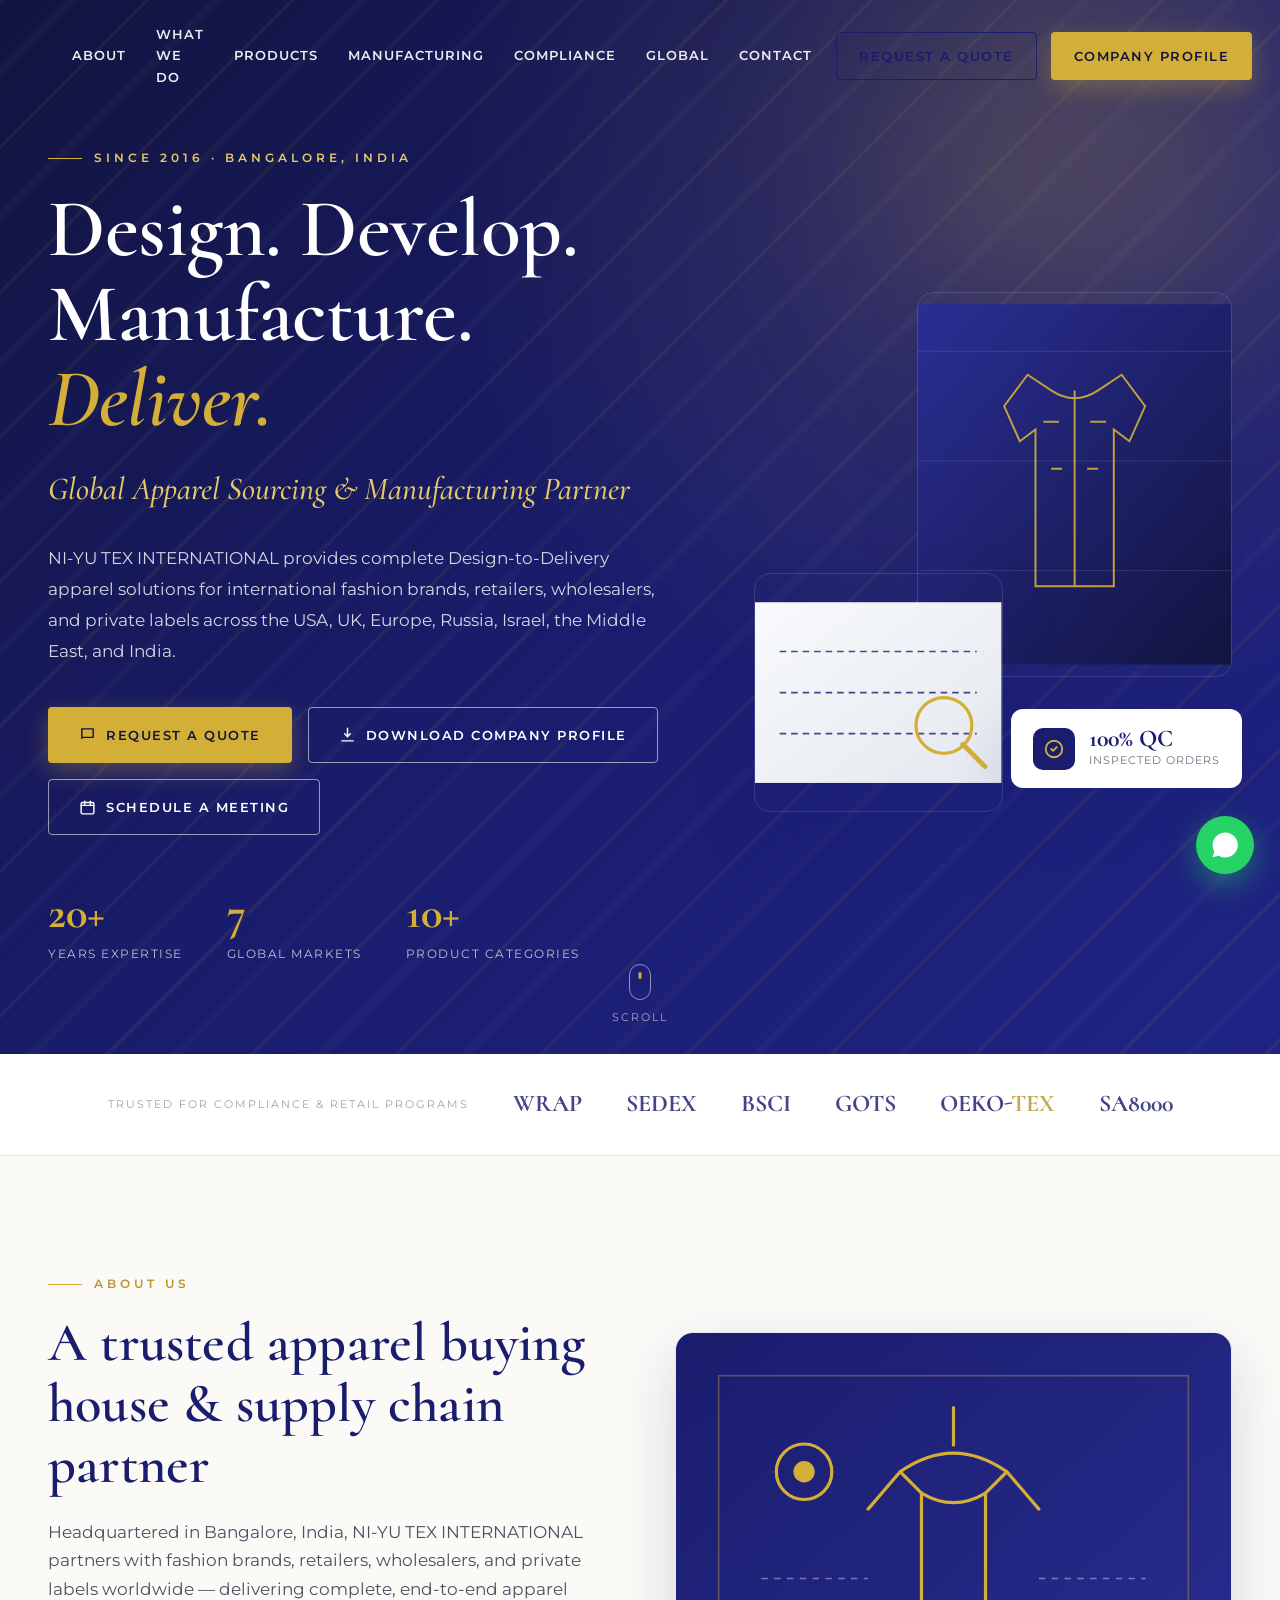
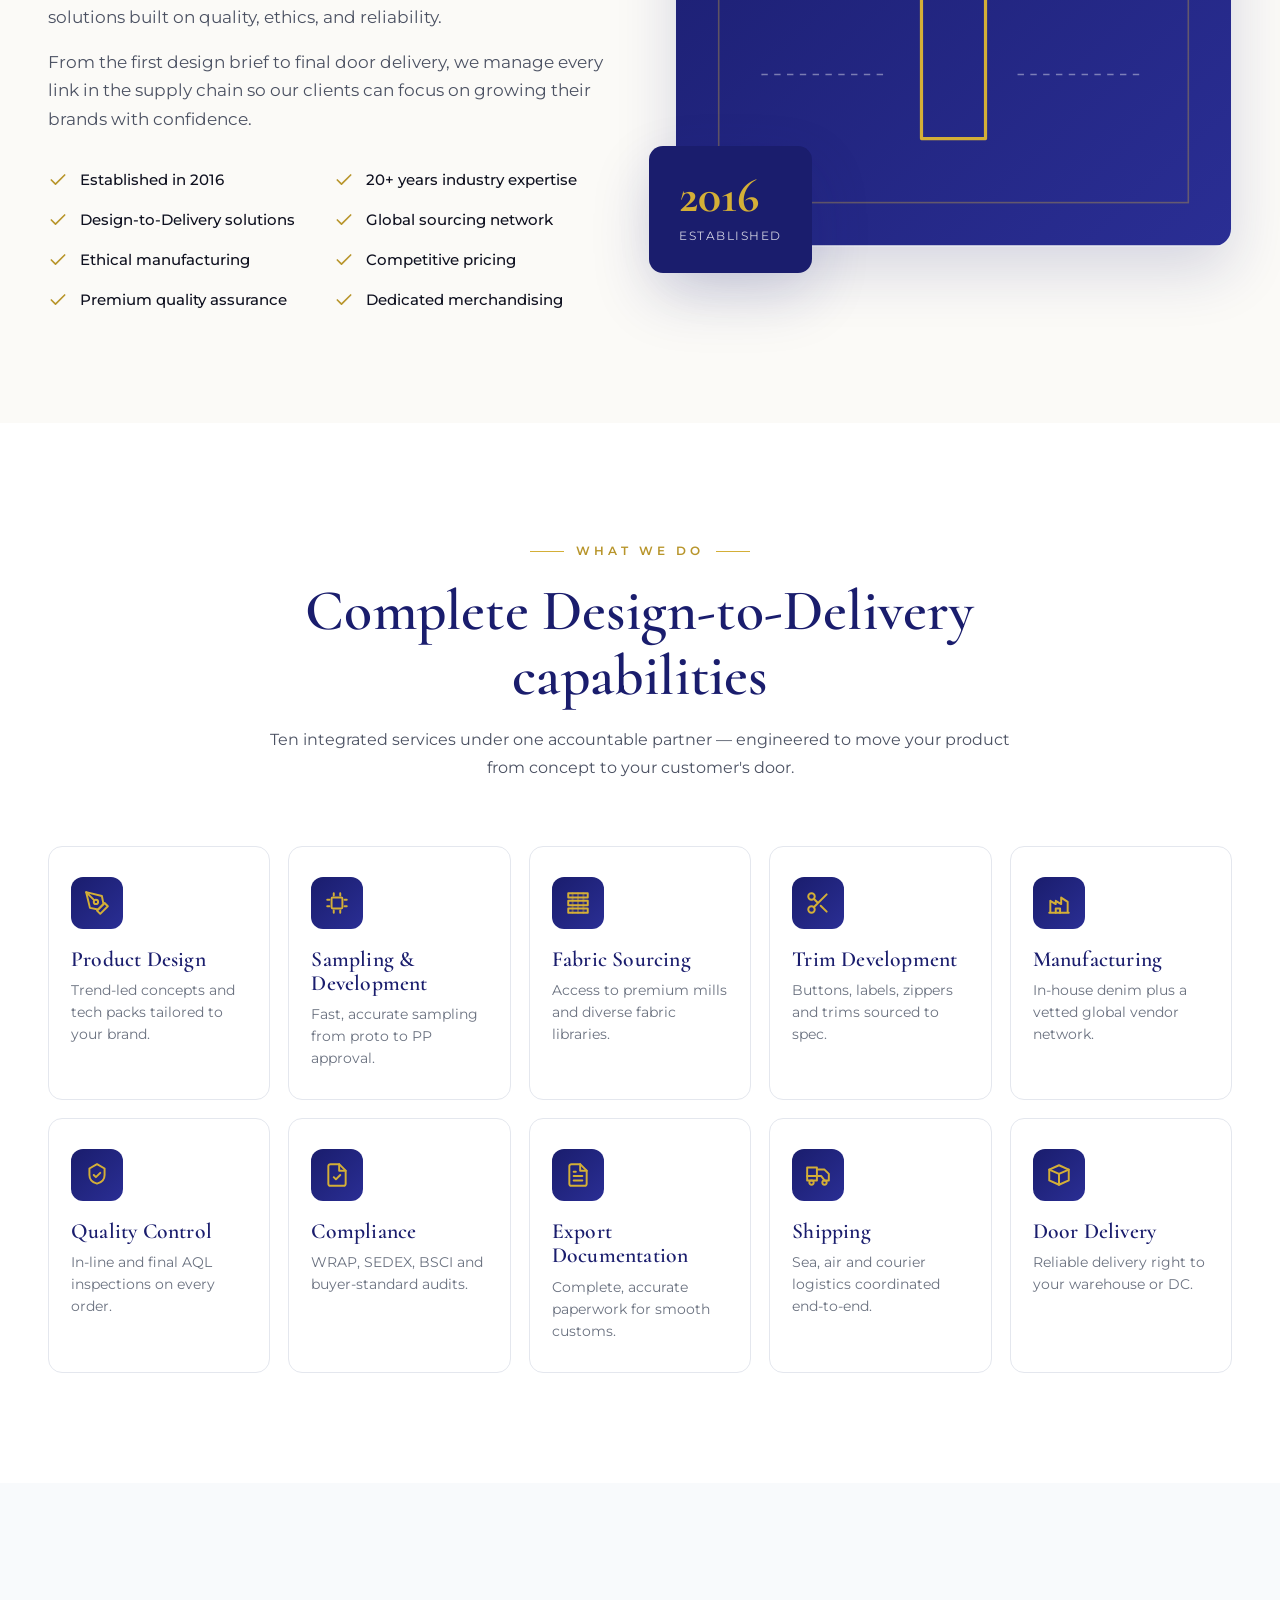
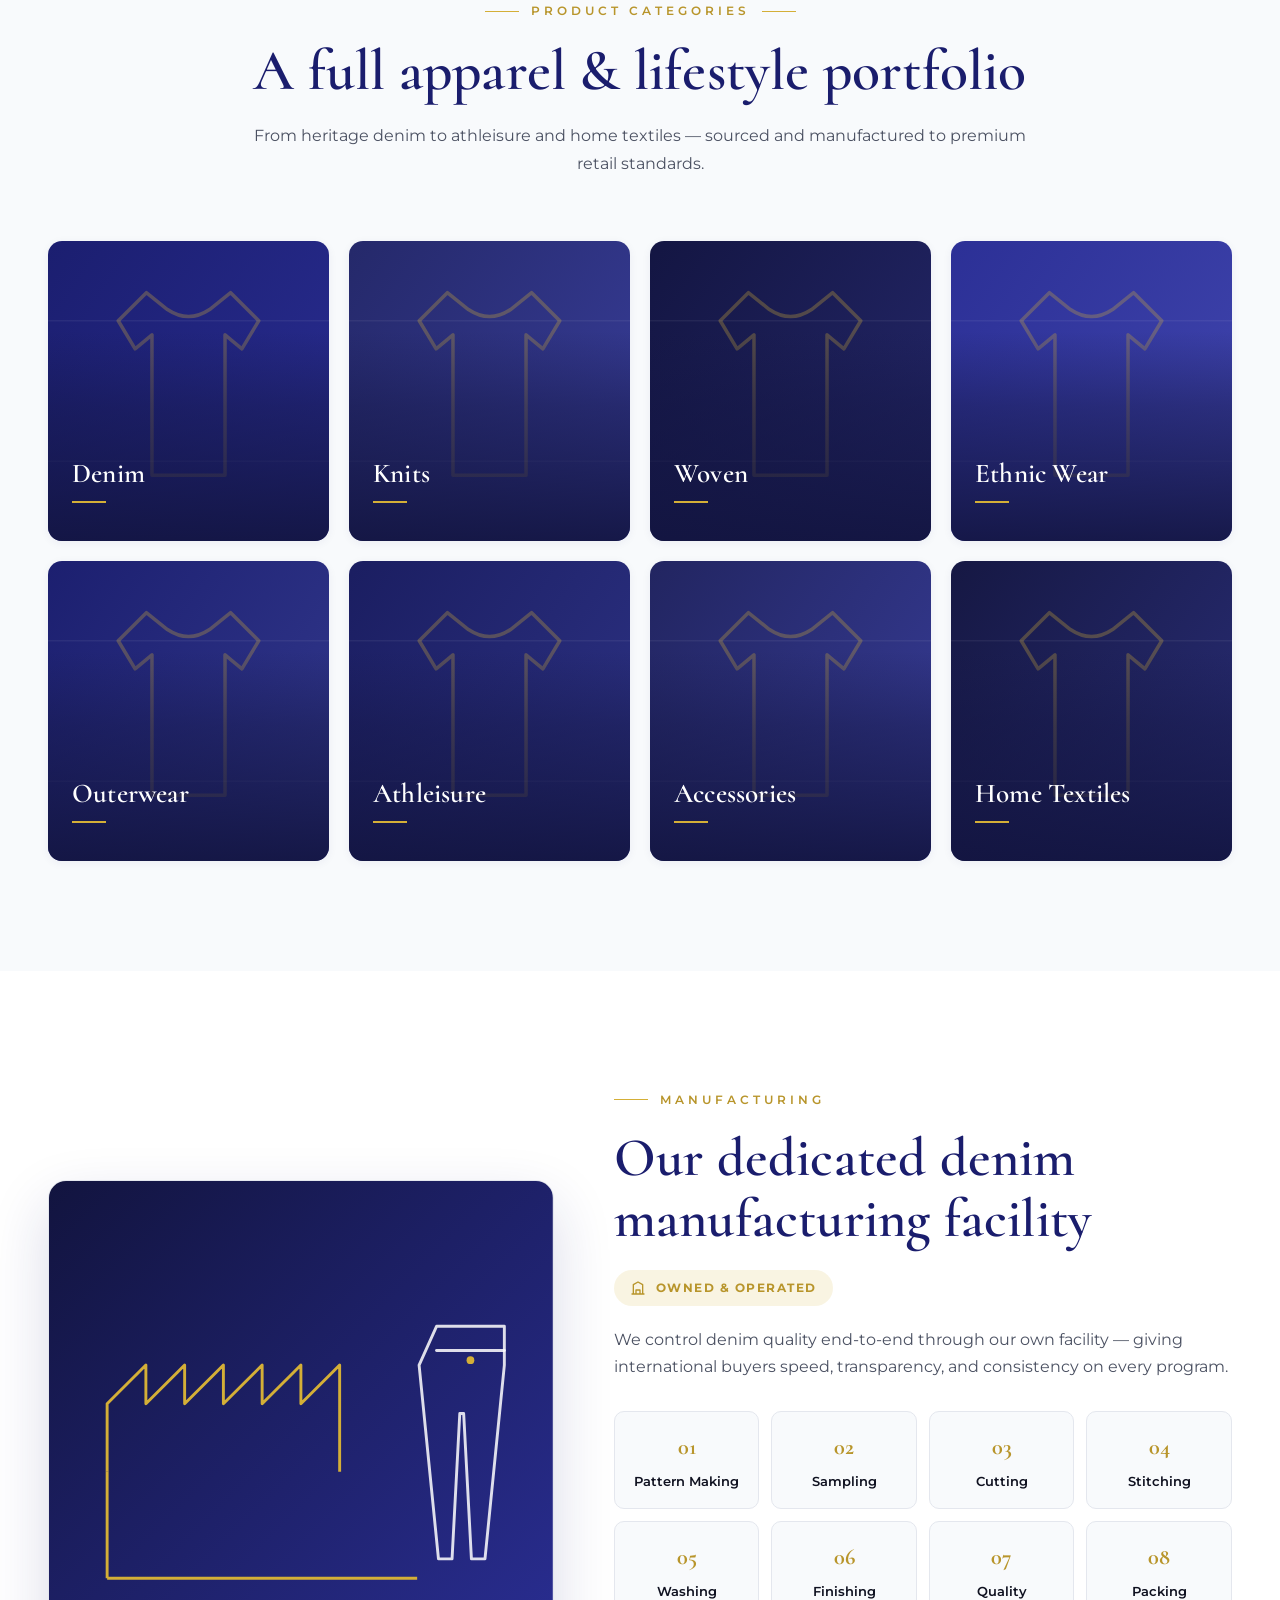
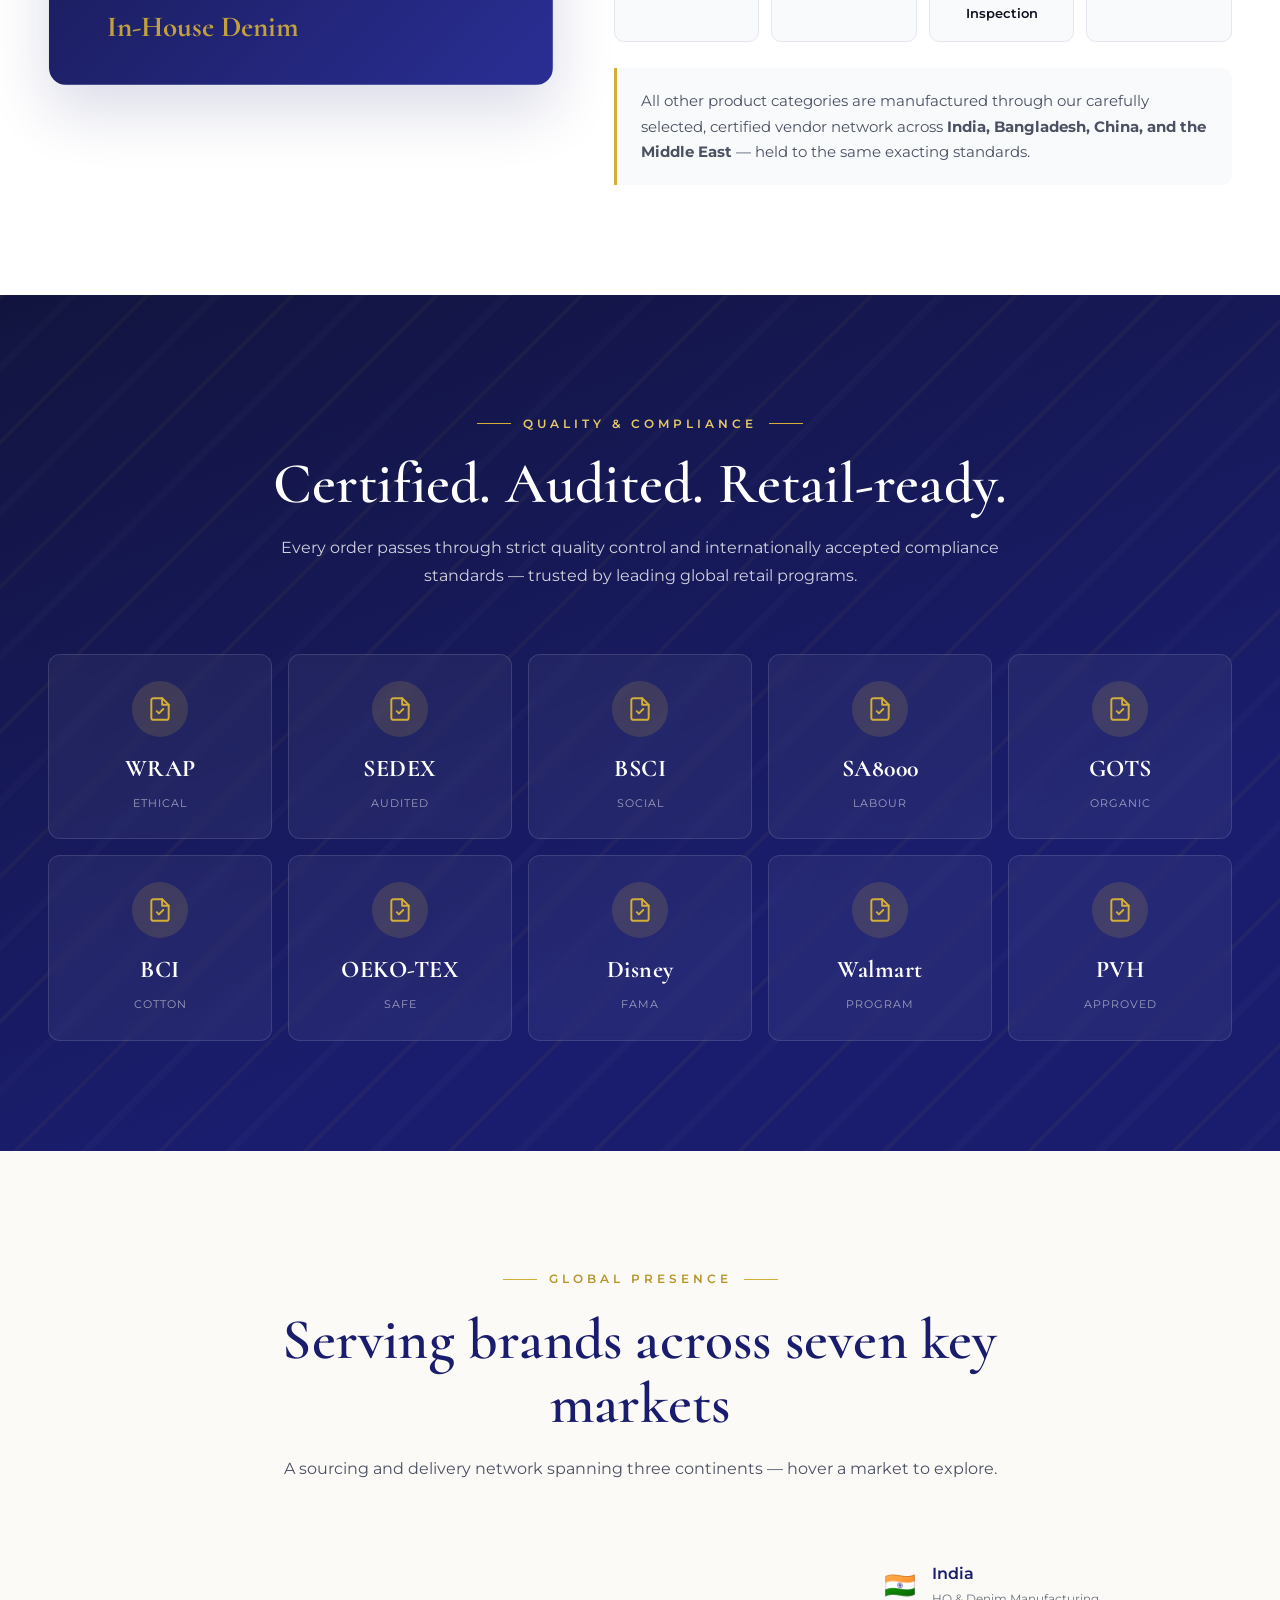
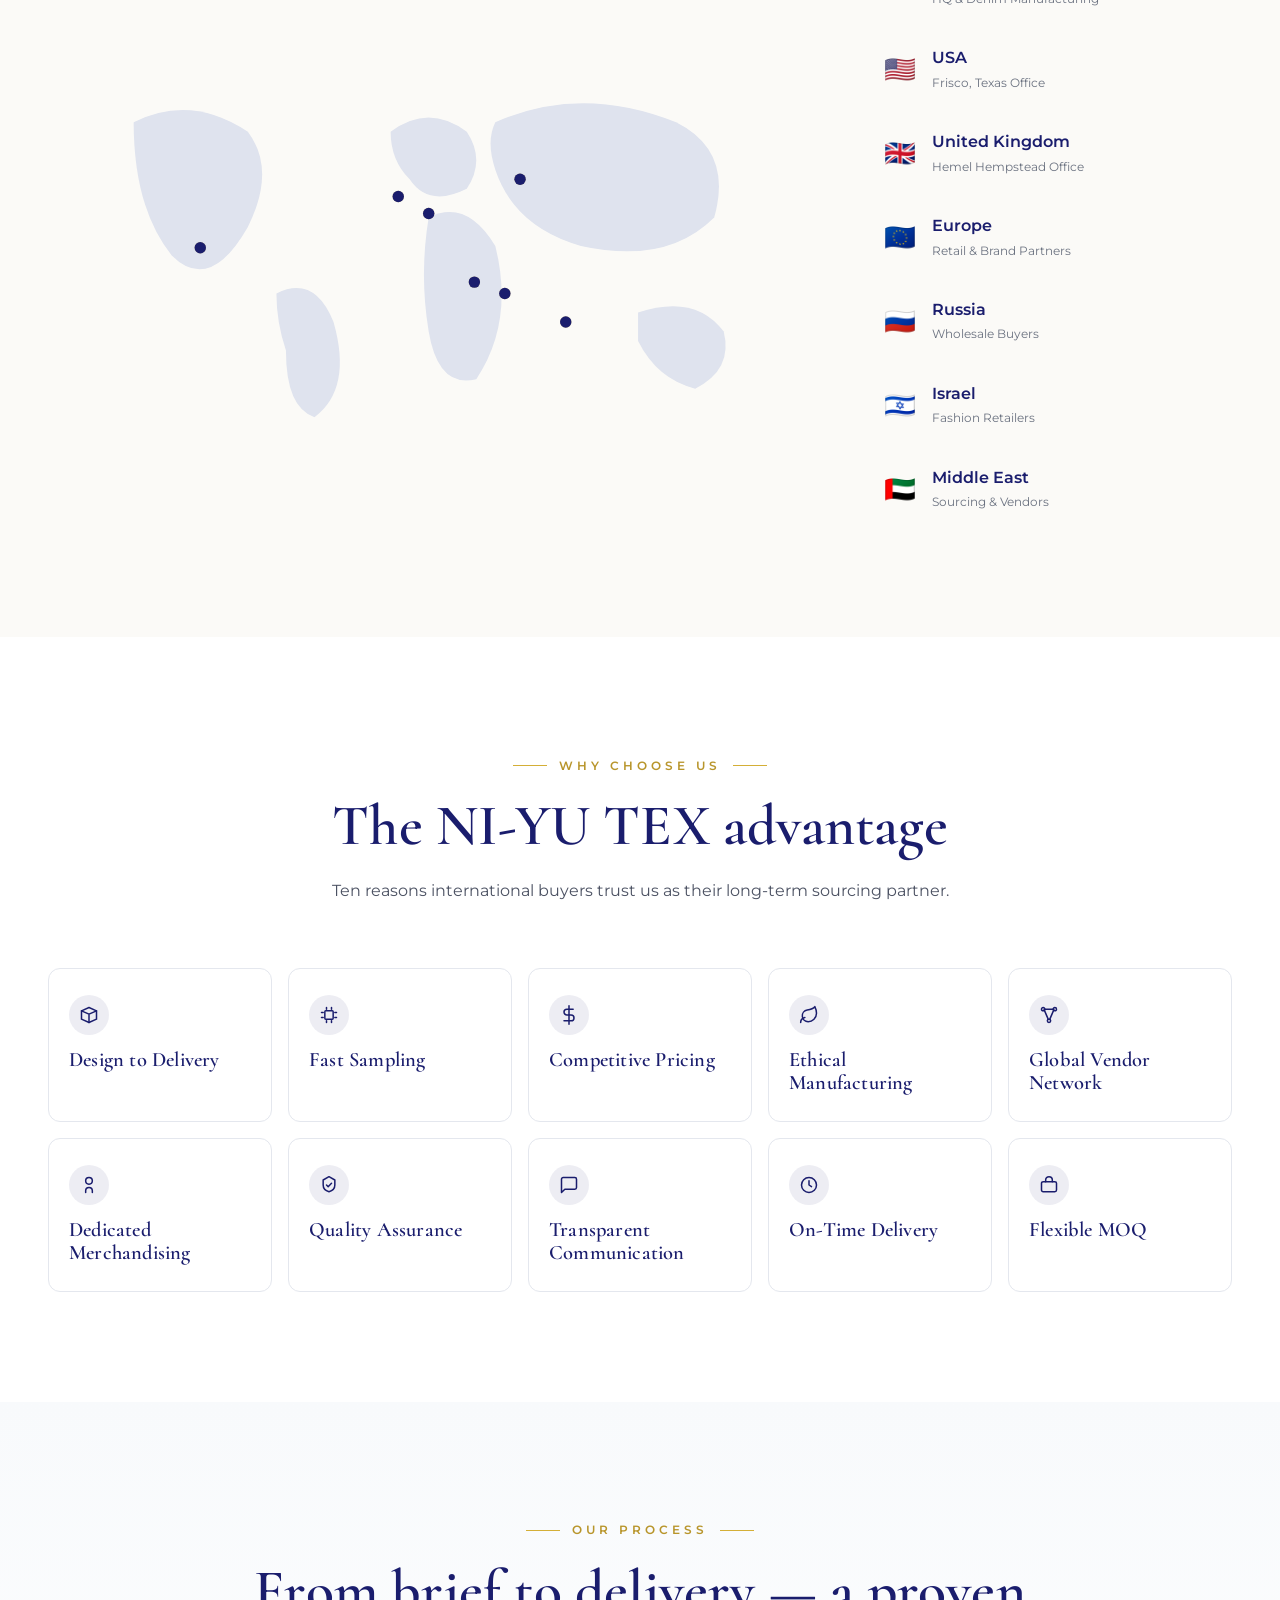
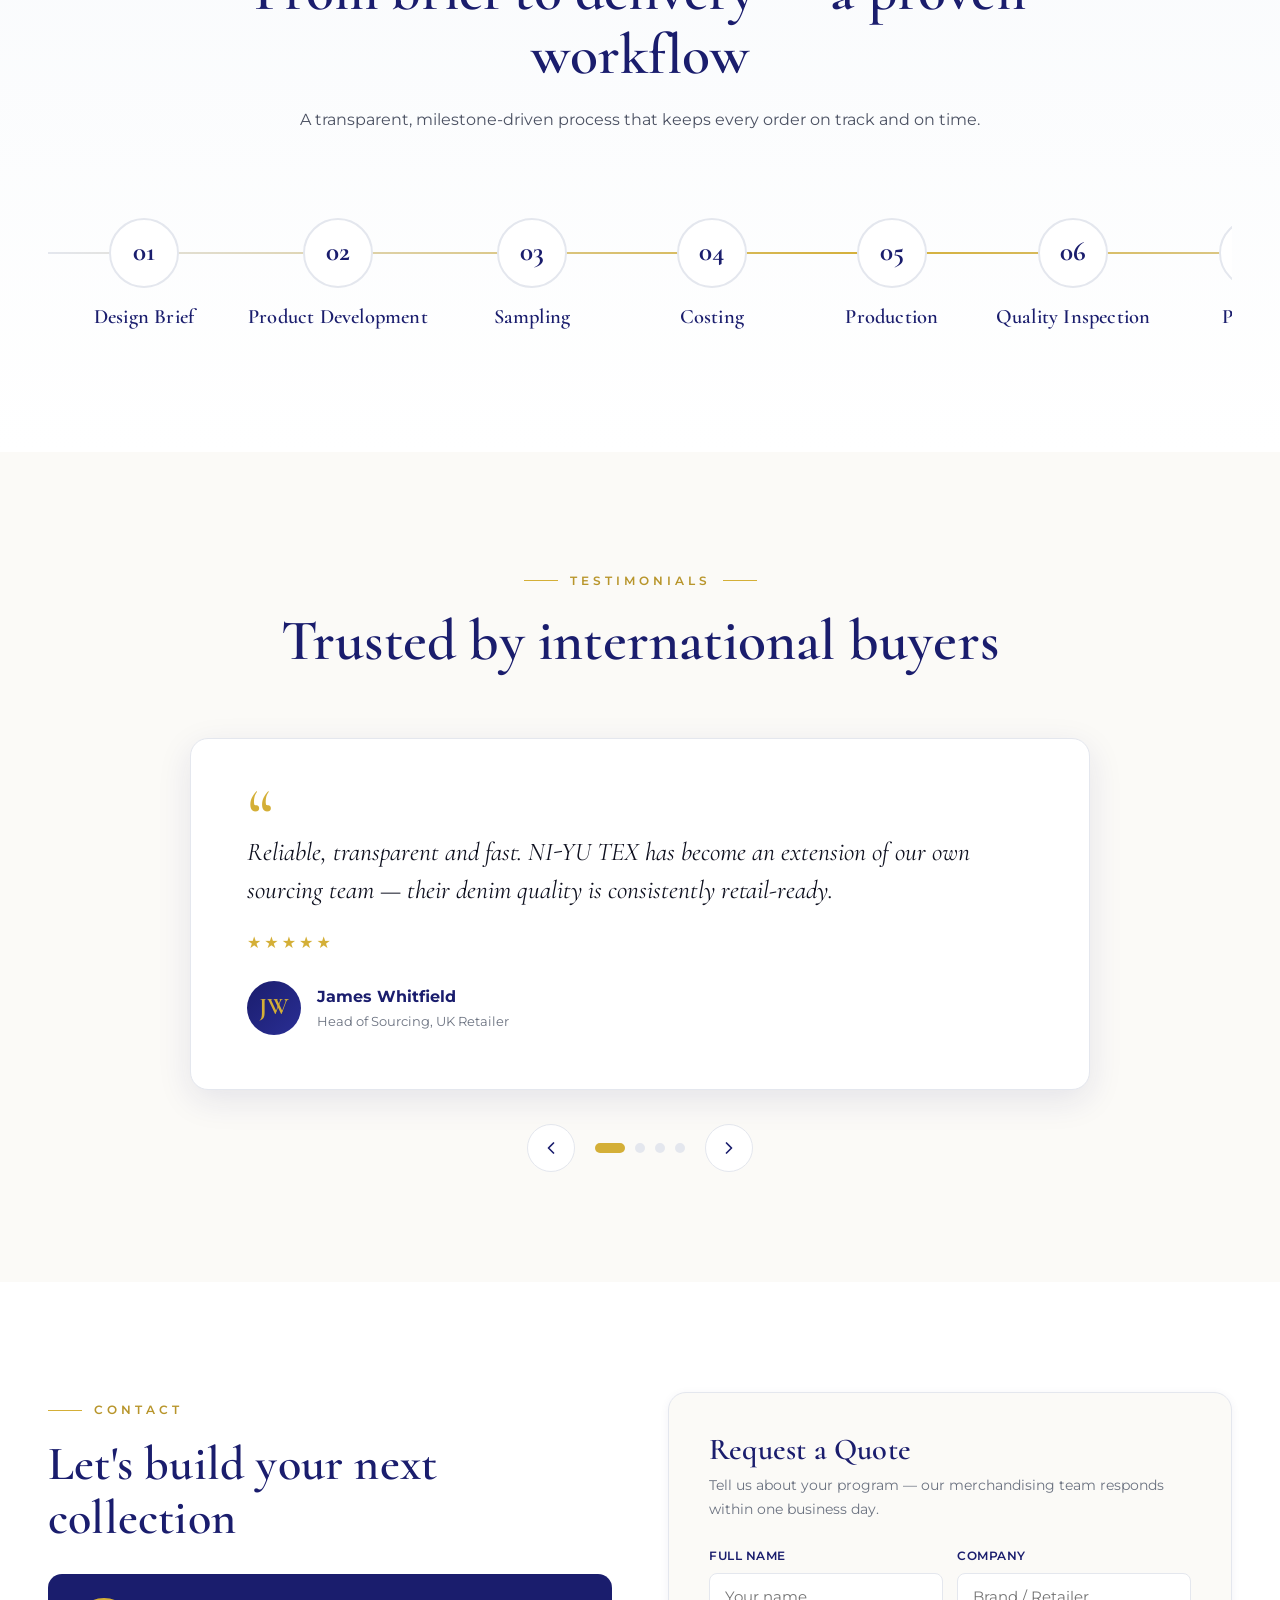
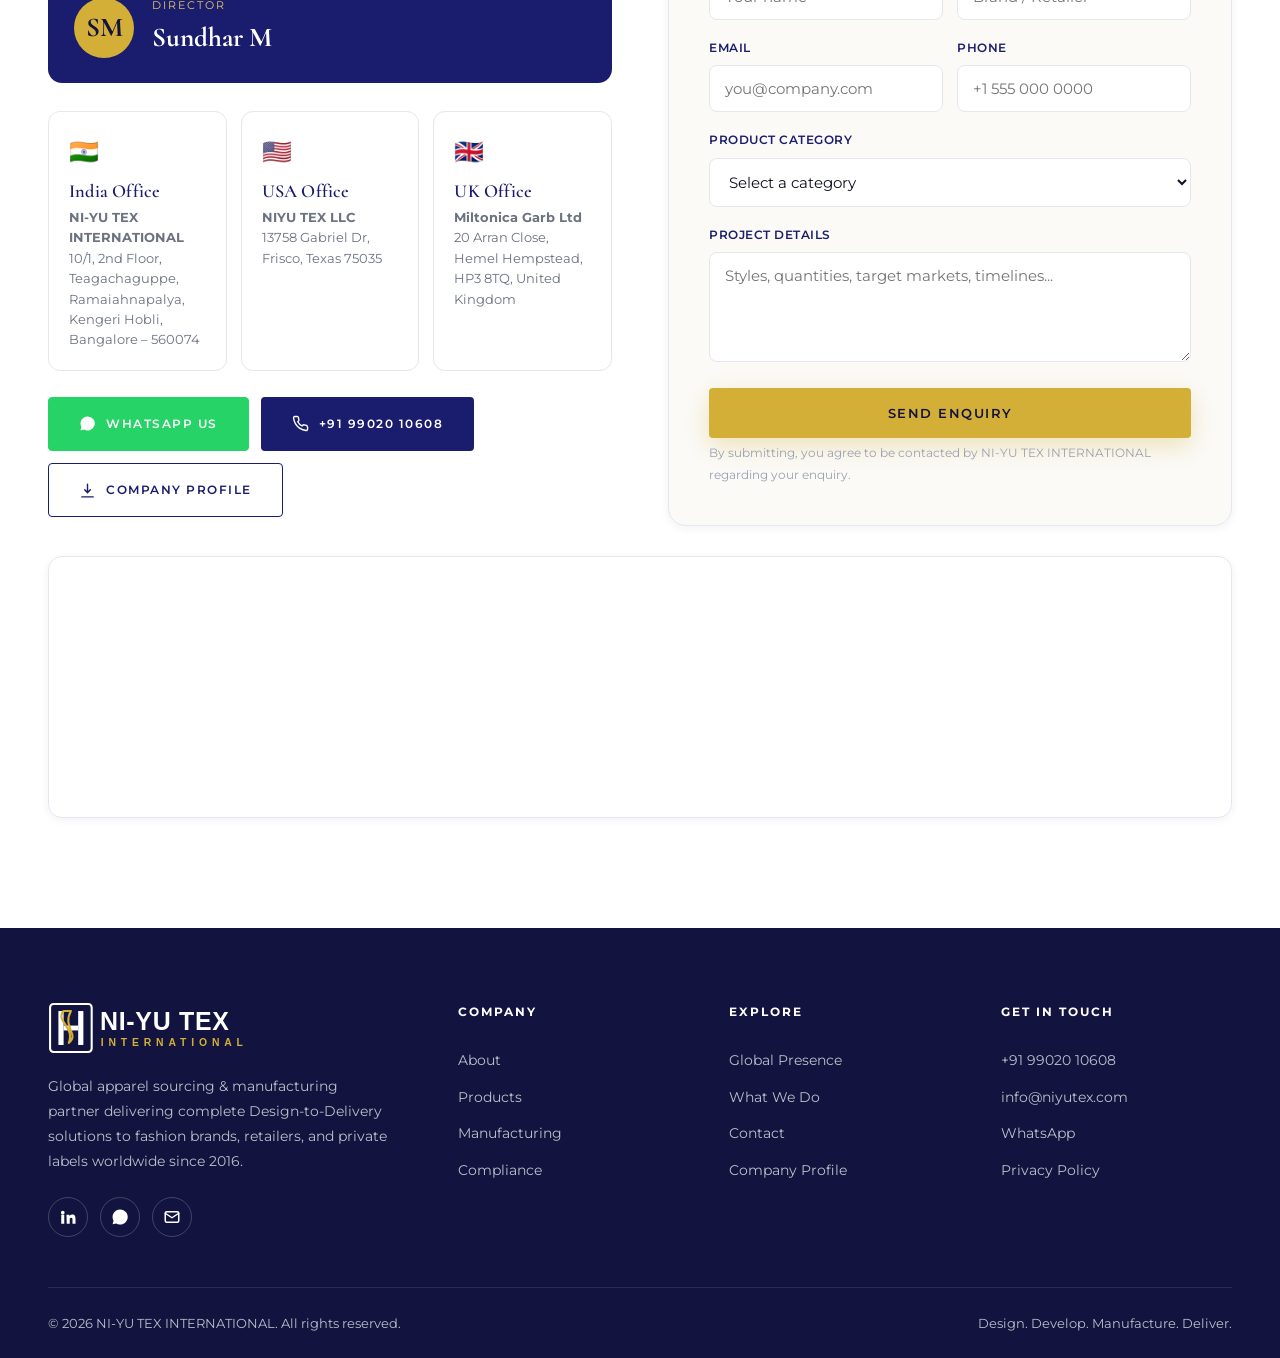
<file: index.html>
<!DOCTYPE html>
<html lang="en">
<head>
  <meta charset="UTF-8" />
  <meta name="viewport" content="width=device-width, initial-scale=1.0" />
  <title>NI-YU TEX INTERNATIONAL — Global Apparel Sourcing & Manufacturing Partner</title>
  <meta name="description" content="NI-YU TEX INTERNATIONAL is a premium Design-to-Delivery apparel sourcing & manufacturing partner since 2016. Serving fashion brands, retailers & private labels across the USA, UK, Europe, Russia, Israel, the Middle East & India." />
  <meta name="keywords" content="apparel sourcing, garment manufacturing, denim manufacturing, buying house India, private label clothing, apparel export, Bangalore garment supplier" />
  <meta name="author" content="NI-YU TEX INTERNATIONAL" />
  <link rel="canonical" href="https://niyutex.com/" />

  <!-- Open Graph -->
  <meta property="og:type" content="website" />
  <meta property="og:title" content="NI-YU TEX INTERNATIONAL — Design. Develop. Manufacture. Deliver." />
  <meta property="og:description" content="Complete Design-to-Delivery apparel solutions for international fashion brands, retailers, wholesalers & private labels." />
  <meta property="og:image" content="assets/logo.svg" />
  <meta name="twitter:card" content="summary_large_image" />

  <link rel="icon" type="image/svg+xml" href="assets/favicon.svg" />
  <link rel="preconnect" href="https://fonts.googleapis.com" />
  <link rel="preconnect" href="https://fonts.gstatic.com" crossorigin />
  <link href="https://fonts.googleapis.com/css2?family=Cormorant:ital,wght@0,400;0,500;0,600;0,700;1,500;1,600&family=Montserrat:wght@300;400;500;600;700&display=swap" rel="stylesheet" />
  <link rel="stylesheet" href="css/style.css" />

  <script type="application/ld+json">
  {
    "@context": "https://schema.org",
    "@type": "Organization",
    "name": "NI-YU TEX INTERNATIONAL",
    "url": "https://niyutex.com",
    "logo": "https://niyutex.com/assets/logo.svg",
    "foundingDate": "2016",
    "description": "Global apparel sourcing and manufacturing partner offering complete Design-to-Delivery solutions.",
    "address": {
      "@type": "PostalAddress",
      "streetAddress": "10/1, 2nd Floor, Teagachaguppe, Ramaiahnapalya, Kengeri Hobli",
      "addressLocality": "Bangalore",
      "postalCode": "560074",
      "addressCountry": "IN"
    },
    "telephone": "+91-9902010608",
    "areaServed": ["US", "GB", "EU", "RU", "IL", "AE", "IN"]
  }
  </script>
</head>
<body>

<!-- ============ HEADER ============ -->
<header class="header" id="header">
  <div class="container nav">
    <a href="#top" class="nav-logo" aria-label="NI-YU TEX INTERNATIONAL home">
      <img src="assets/logo-white.svg" alt="NI-YU TEX INTERNATIONAL" class="logo-light" />
      <img src="assets/logo.svg" alt="NI-YU TEX INTERNATIONAL" class="logo-dark" />
    </a>
    <nav class="nav-menu" id="navMenu" aria-label="Primary">
      <a href="#about">About</a>
      <a href="#services">What We Do</a>
      <a href="#products">Products</a>
      <a href="#manufacturing">Manufacturing</a>
      <a href="#compliance">Compliance</a>
      <a href="#global">Global</a>
      <a href="#contact">Contact</a>
    </nav>
    <div class="nav-cta">
      <a href="#contact" class="btn btn-outline">Request a Quote</a>
      <a href="company-profile.html" class="btn btn-gold" target="_blank" rel="noopener">Company Profile</a>
    </div>
    <button class="burger" id="burger" aria-label="Toggle menu" aria-expanded="false">
      <span></span><span></span><span></span>
    </button>
  </div>
</header>

<span id="top"></span>

<!-- ============ HERO ============ -->
<section class="hero">
  <svg class="hero-weave" xmlns="http://www.w3.org/2000/svg" preserveAspectRatio="none" viewBox="0 0 100 100" aria-hidden="true">
    <defs>
      <pattern id="weave" width="8" height="8" patternUnits="userSpaceOnUse" patternTransform="rotate(45)">
        <line x1="0" y1="0" x2="0" y2="8" stroke="rgba(212,175,55,0.14)" stroke-width="0.6"/>
        <line x1="4" y1="0" x2="4" y2="8" stroke="rgba(255,255,255,0.05)" stroke-width="0.6"/>
      </pattern>
    </defs>
    <rect width="100" height="100" fill="url(#weave)"/>
  </svg>
  <div class="hero-glow"></div>
  <div class="container">
    <div class="hero-grid">
      <div class="hero-copy">
        <span class="eyebrow hero-eyebrow reveal">Since 2016 · Bangalore, India</span>
        <h1 class="reveal d1">Design. Develop.<br>Manufacture. <span class="g">Deliver.</span></h1>
        <p class="sub reveal d2">Global Apparel Sourcing &amp; Manufacturing Partner</p>
        <p class="desc reveal d2">NI-YU TEX INTERNATIONAL provides complete Design-to-Delivery apparel solutions for international fashion brands, retailers, wholesalers, and private labels across the USA, UK, Europe, Russia, Israel, the Middle East, and India.</p>
        <div class="hero-actions reveal d3">
          <a href="#contact" class="btn btn-gold">
            <svg viewBox="0 0 24 24" fill="none" stroke="currentColor" stroke-width="2"><path d="M4 4h16v12H5.17L4 17.17V4z" stroke-linejoin="round"/></svg>
            Request a Quote
          </a>
          <a href="company-profile.html" target="_blank" rel="noopener" class="btn btn-ghost-light">
            <svg viewBox="0 0 24 24" fill="none" stroke="currentColor" stroke-width="2"><path d="M12 3v12m0 0l-4-4m4 4l4-4M4 21h16" stroke-linecap="round" stroke-linejoin="round"/></svg>
            Download Company Profile
          </a>
          <a href="#contact" class="btn btn-ghost-light">
            <svg viewBox="0 0 24 24" fill="none" stroke="currentColor" stroke-width="2"><rect x="3" y="5" width="18" height="16" rx="2"/><path d="M3 9h18M8 3v4M16 3v4" stroke-linecap="round"/></svg>
            Schedule a Meeting
          </a>
        </div>
        <div class="hero-stats reveal d4">
          <div class="hero-stat"><div class="n" data-count="20">20+</div><div class="l">Years Expertise</div></div>
          <div class="hero-stat"><div class="n" data-count="7">7</div><div class="l">Global Markets</div></div>
          <div class="hero-stat"><div class="n" data-count="10">10+</div><div class="l">Product Categories</div></div>
        </div>
      </div>
      <div class="hero-visual reveal d2" aria-hidden="true">
        <div class="hv-card hv-1">
          <svg viewBox="0 0 400 460" xmlns="http://www.w3.org/2000/svg">
            <defs><linearGradient id="hg1" x1="0" y1="0" x2="1" y2="1"><stop offset="0" stop-color="#2a2e94"/><stop offset="1" stop-color="#12143f"/></linearGradient></defs>
            <rect width="400" height="460" fill="url(#hg1)"/>
            <!-- denim jacket silhouette -->
            <g fill="none" stroke="#D4AF37" stroke-width="2.5" opacity="0.9">
              <path d="M140 90 L110 130 L130 175 L150 160 L150 360 L250 360 L250 160 L270 175 L290 130 L260 90 L230 110 Q200 130 170 110 Z"/>
              <path d="M200 110 L200 360"/>
              <path d="M160 150 h20 M220 150 h20 M170 210 h14 M216 210 h14"/>
            </g>
            <g stroke="rgba(255,255,255,0.14)" stroke-width="1">
              <line x1="0" y1="60" x2="400" y2="60"/><line x1="0" y1="200" x2="400" y2="200"/><line x1="0" y1="340" x2="400" y2="340"/>
            </g>
          </svg>
        </div>
        <div class="hv-card hv-2">
          <svg viewBox="0 0 300 220" xmlns="http://www.w3.org/2000/svg">
            <defs><linearGradient id="hg2" x1="0" y1="0" x2="1" y2="1"><stop offset="0" stop-color="#f8fafc"/><stop offset="1" stop-color="#e4e7ee"/></linearGradient></defs>
            <rect width="300" height="220" fill="url(#hg2)"/>
            <!-- fabric inspection / stitches -->
            <g stroke="#1A1D6D" stroke-width="2" fill="none" opacity="0.8">
              <path d="M30 60 h240" stroke-dasharray="8 6"/>
              <path d="M30 110 h240" stroke-dasharray="8 6"/>
              <path d="M30 160 h240" stroke-dasharray="8 6"/>
            </g>
            <circle cx="230" cy="150" r="34" fill="none" stroke="#D4AF37" stroke-width="4"/>
            <line x1="253" y1="173" x2="280" y2="200" stroke="#D4AF37" stroke-width="6" stroke-linecap="round"/>
          </svg>
        </div>
        <div class="hv-badge">
          <div class="ico"><svg viewBox="0 0 24 24" fill="none" stroke="currentColor" stroke-width="2"><path d="M9 12l2 2 4-4" stroke-linecap="round" stroke-linejoin="round"/><circle cx="12" cy="12" r="9"/></svg></div>
          <div><div class="t">100% QC</div><div class="s">Inspected Orders</div></div>
        </div>
      </div>
    </div>
  </div>
  <div class="scroll-hint" aria-hidden="true"><div class="mouse"></div>Scroll</div>
</section>

<!-- ============ TRUSTED STRIP ============ -->
<div class="trusted">
  <div class="container trusted-inner">
    <span class="lbl">Trusted for compliance &amp; retail programs</span>
    <span class="item">WRAP</span>
    <span class="item">SEDEX</span>
    <span class="item">BSCI</span>
    <span class="item">GOTS</span>
    <span class="item">OEKO-<span>TEX</span></span>
    <span class="item">SA8000</span>
  </div>
</div>

<!-- ============ ABOUT ============ -->
<section class="section about" id="about">
  <div class="container about-grid">
    <div class="about-copy reveal">
      <span class="eyebrow">About Us</span>
      <h2>A trusted apparel buying house &amp; supply chain partner</h2>
      <p class="lead">Headquartered in Bangalore, India, NI-YU TEX INTERNATIONAL partners with fashion brands, retailers, wholesalers, and private labels worldwide — delivering complete, end-to-end apparel solutions built on quality, ethics, and reliability.</p>
      <p class="lead">From the first design brief to final door delivery, we manage every link in the supply chain so our clients can focus on growing their brands with confidence.</p>
      <ul class="about-highlights">
        <li><svg viewBox="0 0 24 24" fill="none" stroke="currentColor" stroke-width="2"><path d="M20 6L9 17l-5-5" stroke-linecap="round" stroke-linejoin="round"/></svg>Established in 2016</li>
        <li><svg viewBox="0 0 24 24" fill="none" stroke="currentColor" stroke-width="2"><path d="M20 6L9 17l-5-5" stroke-linecap="round" stroke-linejoin="round"/></svg>20+ years industry expertise</li>
        <li><svg viewBox="0 0 24 24" fill="none" stroke="currentColor" stroke-width="2"><path d="M20 6L9 17l-5-5" stroke-linecap="round" stroke-linejoin="round"/></svg>Design-to-Delivery solutions</li>
        <li><svg viewBox="0 0 24 24" fill="none" stroke="currentColor" stroke-width="2"><path d="M20 6L9 17l-5-5" stroke-linecap="round" stroke-linejoin="round"/></svg>Global sourcing network</li>
        <li><svg viewBox="0 0 24 24" fill="none" stroke="currentColor" stroke-width="2"><path d="M20 6L9 17l-5-5" stroke-linecap="round" stroke-linejoin="round"/></svg>Ethical manufacturing</li>
        <li><svg viewBox="0 0 24 24" fill="none" stroke="currentColor" stroke-width="2"><path d="M20 6L9 17l-5-5" stroke-linecap="round" stroke-linejoin="round"/></svg>Competitive pricing</li>
        <li><svg viewBox="0 0 24 24" fill="none" stroke="currentColor" stroke-width="2"><path d="M20 6L9 17l-5-5" stroke-linecap="round" stroke-linejoin="round"/></svg>Premium quality assurance</li>
        <li><svg viewBox="0 0 24 24" fill="none" stroke="currentColor" stroke-width="2"><path d="M20 6L9 17l-5-5" stroke-linecap="round" stroke-linejoin="round"/></svg>Dedicated merchandising</li>
      </ul>
    </div>
    <div class="about-visual reveal d2">
      <div class="about-frame">
        <svg viewBox="0 0 520 480" xmlns="http://www.w3.org/2000/svg" role="img" aria-label="Apparel design and manufacturing craftsmanship">
          <defs><linearGradient id="ab1" x1="0" y1="0" x2="1" y2="1"><stop offset="0" stop-color="#1A1D6D"/><stop offset="1" stop-color="#2a2e94"/></linearGradient></defs>
          <rect width="520" height="480" fill="url(#ab1)"/>
          <rect x="40" y="40" width="440" height="400" fill="none" stroke="rgba(212,175,55,0.35)" stroke-width="1.5"/>
          <!-- garment on hanger -->
          <g stroke="#D4AF37" stroke-width="3" fill="none" stroke-linecap="round" stroke-linejoin="round">
            <line x1="260" y1="70" x2="260" y2="105"/>
            <path d="M210 130 Q260 95 310 130"/>
            <path d="M180 165 L210 130 L230 150 L230 380 L290 380 L290 150 L310 130 L340 165"/>
            <path d="M230 150 Q260 168 290 150"/>
          </g>
          <!-- measuring / thread accents -->
          <g stroke="rgba(255,255,255,0.4)" stroke-width="1.5" stroke-dasharray="6 6">
            <line x1="80" y1="230" x2="180" y2="230"/><line x1="340" y1="230" x2="440" y2="230"/>
            <line x1="80" y1="320" x2="200" y2="320"/><line x1="320" y1="320" x2="440" y2="320"/>
          </g>
          <circle cx="120" cy="130" r="26" fill="none" stroke="#D4AF37" stroke-width="3"/>
          <circle cx="120" cy="130" r="10" fill="#D4AF37"/>
        </svg>
      </div>
      <div class="about-stat-card"><div class="n">2016</div><div class="l">Established</div></div>
    </div>
  </div>
</section>

<!-- ============ WHAT WE DO ============ -->
<section class="section services" id="services">
  <div class="container">
    <div class="section-head reveal">
      <span class="eyebrow center">What We Do</span>
      <h2>Complete Design-to-Delivery capabilities</h2>
      <p>Ten integrated services under one accountable partner — engineered to move your product from concept to your customer's door.</p>
    </div>
    <div class="services-grid" id="servicesGrid"></div>
  </div>
</section>

<!-- ============ PRODUCTS ============ -->
<section class="section products" id="products">
  <div class="container">
    <div class="section-head reveal">
      <span class="eyebrow center">Product Categories</span>
      <h2>A full apparel &amp; lifestyle portfolio</h2>
      <p>From heritage denim to athleisure and home textiles — sourced and manufactured to premium retail standards.</p>
    </div>
    <div class="products-grid" id="productsGrid"></div>
  </div>
</section>

<!-- ============ MANUFACTURING ============ -->
<section class="section mfg" id="manufacturing">
  <div class="container mfg-grid">
    <div class="mfg-visual reveal">
      <svg viewBox="0 0 520 520" xmlns="http://www.w3.org/2000/svg" role="img" aria-label="Dedicated denim manufacturing facility">
        <defs><linearGradient id="mf1" x1="0" y1="0" x2="1" y2="1"><stop offset="0" stop-color="#12143f"/><stop offset="1" stop-color="#2a2e94"/></linearGradient></defs>
        <rect width="520" height="520" fill="url(#mf1)"/>
        <!-- factory roofline -->
        <g fill="none" stroke="#D4AF37" stroke-width="3" stroke-linejoin="round">
          <path d="M60 300 v-70 l40 -40 v40 l40 -40 v40 l40 -40 v40 l40 -40 v40 l40 -40 v40 l40 -40 v110"/>
          <line x1="60" y1="410" x2="380" y2="410"/>
          <line x1="60" y1="300" x2="60" y2="410"/>
        </g>
        <!-- denim jeans -->
        <g fill="none" stroke="rgba(255,255,255,0.85)" stroke-width="3" stroke-linecap="round" stroke-linejoin="round">
          <path d="M400 150 h70 v40 l-20 200 h-14 l-8 -150 h-4 l-8 150 h-14 l-20 -200 z"/>
          <line x1="400" y1="175" x2="470" y2="175"/>
        </g>
        <circle cx="435" cy="185" r="4" fill="#D4AF37"/>
        <text x="60" y="470" fill="rgba(212,175,55,0.9)" font-family="Cormorant, serif" font-size="30" font-weight="700">In-House Denim</text>
      </svg>
    </div>
    <div class="mfg-copy reveal d2">
      <span class="eyebrow">Manufacturing</span>
      <h2>Our dedicated denim manufacturing facility</h2>
      <span class="badge-own">
        <svg viewBox="0 0 24 24" width="16" height="16" fill="none" stroke="currentColor" stroke-width="2"><path d="M3 21h18M5 21V7l7-4 7 4v14M9 21v-6h6v6" stroke-linecap="round" stroke-linejoin="round"/></svg>
        Owned &amp; Operated
      </span>
      <p class="lead">We control denim quality end-to-end through our own facility — giving international buyers speed, transparency, and consistency on every program.</p>
      <div class="mfg-steps">
        <div class="mfg-step"><div class="num">01</div><div class="t">Pattern Making</div></div>
        <div class="mfg-step"><div class="num">02</div><div class="t">Sampling</div></div>
        <div class="mfg-step"><div class="num">03</div><div class="t">Cutting</div></div>
        <div class="mfg-step"><div class="num">04</div><div class="t">Stitching</div></div>
        <div class="mfg-step"><div class="num">05</div><div class="t">Washing</div></div>
        <div class="mfg-step"><div class="num">06</div><div class="t">Finishing</div></div>
        <div class="mfg-step"><div class="num">07</div><div class="t">Quality Inspection</div></div>
        <div class="mfg-step"><div class="num">08</div><div class="t">Packing</div></div>
      </div>
      <p class="mfg-note">All other product categories are manufactured through our carefully selected, certified vendor network across <strong>India, Bangladesh, China, and the Middle East</strong> — held to the same exacting standards.</p>
    </div>
  </div>
</section>

<!-- ============ QUALITY & COMPLIANCE ============ -->
<section class="section compliance" id="compliance">
  <svg class="hero-weave" xmlns="http://www.w3.org/2000/svg" preserveAspectRatio="none" viewBox="0 0 100 100" aria-hidden="true">
    <rect width="100" height="100" fill="url(#weave)"/>
  </svg>
  <div class="container">
    <div class="section-head reveal">
      <span class="eyebrow center">Quality &amp; Compliance</span>
      <h2>Certified. Audited. Retail-ready.</h2>
      <p>Every order passes through strict quality control and internationally accepted compliance standards — trusted by leading global retail programs.</p>
    </div>
    <div class="certs-grid" id="certsGrid"></div>
  </div>
</section>

<!-- ============ GLOBAL PRESENCE ============ -->
<section class="section global" id="global">
  <div class="container">
    <div class="section-head reveal">
      <span class="eyebrow center">Global Presence</span>
      <h2>Serving brands across seven key markets</h2>
      <p>A sourcing and delivery network spanning three continents — hover a market to explore.</p>
    </div>
    <div class="global-grid">
      <div class="map-wrap reveal" id="mapWrap"></div>
      <div class="global-list reveal d2" id="regionList"></div>
    </div>
  </div>
</section>

<!-- ============ WHY CHOOSE US ============ -->
<section class="section why">
  <div class="container">
    <div class="section-head reveal">
      <span class="eyebrow center">Why Choose Us</span>
      <h2>The NI-YU TEX advantage</h2>
      <p>Ten reasons international buyers trust us as their long-term sourcing partner.</p>
    </div>
    <div class="why-grid" id="whyGrid"></div>
  </div>
</section>

<!-- ============ PROCESS ============ -->
<section class="section process">
  <div class="container">
    <div class="section-head reveal">
      <span class="eyebrow center">Our Process</span>
      <h2>From brief to delivery — a proven workflow</h2>
      <p>A transparent, milestone-driven process that keeps every order on track and on time.</p>
    </div>
  </div>
  <div class="container">
    <div class="timeline reveal">
      <div class="timeline-track" id="timelineTrack"></div>
    </div>
  </div>
</section>

<!-- ============ TESTIMONIALS ============ -->
<section class="section testimonials">
  <div class="container">
    <div class="section-head reveal">
      <span class="eyebrow center">Testimonials</span>
      <h2>Trusted by international buyers</h2>
    </div>
    <div class="tcarousel reveal d2">
      <div class="tslides" id="tslides"></div>
      <div class="tcontrols">
        <button class="tbtn" id="tprev" aria-label="Previous testimonial"><svg viewBox="0 0 24 24" width="20" height="20" fill="none" stroke="currentColor" stroke-width="2"><path d="M15 18l-6-6 6-6" stroke-linecap="round" stroke-linejoin="round"/></svg></button>
        <div class="tdots" id="tdots"></div>
        <button class="tbtn" id="tnext" aria-label="Next testimonial"><svg viewBox="0 0 24 24" width="20" height="20" fill="none" stroke="currentColor" stroke-width="2"><path d="M9 18l6-6-6-6" stroke-linecap="round" stroke-linejoin="round"/></svg></button>
      </div>
    </div>
  </div>
</section>

<!-- ============ CONTACT ============ -->
<section class="section contact" id="contact">
  <div class="container contact-grid">
    <div class="contact-info reveal">
      <span class="eyebrow">Contact</span>
      <h2>Let's build your next collection</h2>
      <div class="director-card">
        <div class="av">SM</div>
        <div>
          <div class="rl">Director</div>
          <div class="nm">Sundhar M</div>
        </div>
      </div>
      <div class="offices">
        <div class="office">
          <div class="flag">🇮🇳</div>
          <h4>India Office</h4>
          <p><strong>NI-YU TEX INTERNATIONAL</strong><br>10/1, 2nd Floor, Teagachaguppe, Ramaiahnapalya, Kengeri Hobli, Bangalore – 560074</p>
        </div>
        <div class="office">
          <div class="flag">🇺🇸</div>
          <h4>USA Office</h4>
          <p><strong>NIYU TEX LLC</strong><br>13758 Gabriel Dr, Frisco, Texas 75035</p>
        </div>
        <div class="office">
          <div class="flag">🇬🇧</div>
          <h4>UK Office</h4>
          <p><strong>Miltonica Garb Ltd</strong><br>20 Arran Close, Hemel Hempstead, HP3 8TQ, United Kingdom</p>
        </div>
      </div>
      <div class="contact-actions">
        <a href="https://wa.me/919902010608" target="_blank" rel="noopener" class="btn wa">
          <svg viewBox="0 0 24 24" width="16" height="16" fill="currentColor"><path d="M17.5 14.4c-.3-.2-1.7-.8-2-.9-.3-.1-.5-.2-.7.1-.2.3-.7.9-.9 1.1-.2.2-.3.2-.6.1-.3-.2-1.2-.5-2.4-1.5-.9-.8-1.5-1.8-1.6-2.1-.2-.3 0-.4.1-.6l.5-.6c.1-.2.2-.3.3-.5.1-.2 0-.4 0-.5 0-.2-.7-1.6-.9-2.2-.2-.6-.5-.5-.7-.5h-.6c-.2 0-.5.1-.8.4-.3.3-1 1-1 2.5s1.1 2.9 1.2 3.1c.2.2 2.1 3.3 5.1 4.6.7.3 1.3.5 1.7.6.7.2 1.4.2 1.9.1.6-.1 1.7-.7 2-1.4.2-.7.2-1.2.2-1.4-.1-.1-.3-.2-.5-.3zM12 2a10 10 0 00-8.6 15l-1.3 4.8 4.9-1.3A10 10 0 1012 2z"/></svg>
          WhatsApp Us
        </a>
        <a href="tel:+919902010608" class="btn btn-royal">
          <svg viewBox="0 0 24 24" width="16" height="16" fill="none" stroke="currentColor" stroke-width="2"><path d="M22 16.9v3a2 2 0 01-2.2 2 19.8 19.8 0 01-8.6-3 19.5 19.5 0 01-6-6 19.8 19.8 0 01-3-8.6A2 2 0 014.1 2h3a2 2 0 012 1.7c.1.9.3 1.8.6 2.6a2 2 0 01-.5 2.1L8.1 9.5a16 16 0 006 6l1.1-1.1a2 2 0 012.1-.5c.8.3 1.7.5 2.6.6a2 2 0 011.7 2z" stroke-linecap="round" stroke-linejoin="round"/></svg>
          +91 99020 10608
        </a>
        <a href="company-profile.html" target="_blank" rel="noopener" class="btn btn-outline">
          <svg viewBox="0 0 24 24" width="16" height="16" fill="none" stroke="currentColor" stroke-width="2"><path d="M12 3v12m0 0l-4-4m4 4l4-4M4 21h16" stroke-linecap="round" stroke-linejoin="round"/></svg>
          Company Profile
        </a>
      </div>
    </div>

    <div class="contact-form reveal d2">
      <h3>Request a Quote</h3>
      <p class="fsub">Tell us about your program — our merchandising team responds within one business day.</p>
      <div class="form-success" id="formSuccess">Thank you! Your enquiry has been noted. Our team will contact you shortly.</div>
      <form id="enquiryForm" novalidate>
        <div class="field-row">
          <div class="field">
            <label for="name">Full Name</label>
            <input type="text" id="name" name="name" required placeholder="Your name" />
          </div>
          <div class="field">
            <label for="company">Company</label>
            <input type="text" id="company" name="company" placeholder="Brand / Retailer" />
          </div>
        </div>
        <div class="field-row">
          <div class="field">
            <label for="email">Email</label>
            <input type="email" id="email" name="email" required placeholder="you@company.com" />
          </div>
          <div class="field">
            <label for="phone">Phone</label>
            <input type="tel" id="phone" name="phone" placeholder="+1 555 000 0000" />
          </div>
        </div>
        <div class="field">
          <label for="category">Product Category</label>
          <select id="category" name="category">
            <option value="">Select a category</option>
            <option>Denim</option><option>Knits</option><option>Woven</option>
            <option>Ethnic Wear</option><option>Outerwear</option><option>Athleisure</option>
            <option>Accessories</option><option>Home Textiles</option><option>Other</option>
          </select>
        </div>
        <div class="field">
          <label for="message">Project Details</label>
          <textarea id="message" name="message" placeholder="Styles, quantities, target markets, timelines..."></textarea>
        </div>
        <button type="submit" class="btn btn-gold" style="width:100%">Send Enquiry</button>
        <p class="form-note">By submitting, you agree to be contacted by NI-YU TEX INTERNATIONAL regarding your enquiry.</p>
      </form>
    </div>
  </div>

  <div class="container">
    <div class="map-embed reveal">
      <iframe title="NI-YU TEX INTERNATIONAL India Office location" loading="lazy" referrerpolicy="no-referrer-when-downgrade"
        src="https://www.google.com/maps?q=Kengeri+Hobli+Bangalore+560074&output=embed"></iframe>
    </div>
  </div>
</section>

<!-- ============ FOOTER ============ -->
<footer class="footer">
  <div class="container">
    <div class="footer-top">
      <div class="footer-brand">
        <img src="assets/logo-white.svg" alt="NI-YU TEX INTERNATIONAL" />
        <p>Global apparel sourcing &amp; manufacturing partner delivering complete Design-to-Delivery solutions to fashion brands, retailers, and private labels worldwide since 2016.</p>
        <div class="footer-social">
          <a href="https://www.linkedin.com/" target="_blank" rel="noopener" aria-label="LinkedIn">
            <svg viewBox="0 0 24 24" fill="currentColor"><path d="M4.98 3.5A2.5 2.5 0 002.5 6 2.5 2.5 0 005 8.5 2.5 2.5 0 007.5 6 2.5 2.5 0 005 3.5zM3 9h4v12H3zM10 9h3.8v1.7h.1c.5-.9 1.8-1.9 3.6-1.9 3.9 0 4.5 2.5 4.5 5.8V21h-4v-5.2c0-1.2 0-2.8-1.7-2.8s-2 1.3-2 2.7V21h-4z"/></svg>
          </a>
          <a href="https://wa.me/919902010608" target="_blank" rel="noopener" aria-label="WhatsApp">
            <svg viewBox="0 0 24 24" fill="currentColor"><path d="M17.5 14.4c-.3-.2-1.7-.8-2-.9-.3-.1-.5-.2-.7.1-.2.3-.7.9-.9 1.1-.2.2-.3.2-.6.1-.3-.2-1.2-.5-2.4-1.5-.9-.8-1.5-1.8-1.6-2.1-.2-.3 0-.4.1-.6l.5-.6c.1-.2.2-.3.3-.5.1-.2 0-.4 0-.5 0-.2-.7-1.6-.9-2.2-.2-.6-.5-.5-.7-.5h-.6c-.2 0-.5.1-.8.4-.3.3-1 1-1 2.5s1.1 2.9 1.2 3.1c.2.2 2.1 3.3 5.1 4.6.7.3 1.3.5 1.7.6.7.2 1.4.2 1.9.1.6-.1 1.7-.7 2-1.4.2-.7.2-1.2.2-1.4-.1-.1-.3-.2-.5-.3zM12 2a10 10 0 00-8.6 15l-1.3 4.8 4.9-1.3A10 10 0 1012 2z"/></svg>
          </a>
          <a href="mailto:info@niyutex.com" aria-label="Email">
            <svg viewBox="0 0 24 24" fill="none" stroke="currentColor" stroke-width="2"><rect x="3" y="5" width="18" height="14" rx="2"/><path d="M3 7l9 6 9-6" stroke-linecap="round" stroke-linejoin="round"/></svg>
          </a>
        </div>
      </div>
      <div class="footer-col">
        <h5>Company</h5>
        <a href="#about">About</a>
        <a href="#products">Products</a>
        <a href="#manufacturing">Manufacturing</a>
        <a href="#compliance">Compliance</a>
      </div>
      <div class="footer-col">
        <h5>Explore</h5>
        <a href="#global">Global Presence</a>
        <a href="#services">What We Do</a>
        <a href="#contact">Contact</a>
        <a href="company-profile.html" target="_blank" rel="noopener">Company Profile</a>
      </div>
      <div class="footer-col">
        <h5>Get in Touch</h5>
        <a href="tel:+919902010608">+91 99020 10608</a>
        <a href="mailto:info@niyutex.com">info@niyutex.com</a>
        <a href="https://wa.me/919902010608" target="_blank" rel="noopener">WhatsApp</a>
        <a href="privacy.html">Privacy Policy</a>
      </div>
    </div>
    <div class="footer-bottom">
      <span>© <span id="year"></span> NI-YU TEX INTERNATIONAL. All rights reserved.</span>
      <span>Design. Develop. Manufacture. Deliver.</span>
    </div>
  </div>
</footer>

<a href="https://wa.me/919902010608" target="_blank" rel="noopener" class="wa-float" aria-label="Chat on WhatsApp">
  <svg viewBox="0 0 24 24" fill="currentColor"><path d="M17.5 14.4c-.3-.2-1.7-.8-2-.9-.3-.1-.5-.2-.7.1-.2.3-.7.9-.9 1.1-.2.2-.3.2-.6.1-.3-.2-1.2-.5-2.4-1.5-.9-.8-1.5-1.8-1.6-2.1-.2-.3 0-.4.1-.6l.5-.6c.1-.2.2-.3.3-.5.1-.2 0-.4 0-.5 0-.2-.7-1.6-.9-2.2-.2-.6-.5-.5-.7-.5h-.6c-.2 0-.5.1-.8.4-.3.3-1 1-1 2.5s1.1 2.9 1.2 3.1c.2.2 2.1 3.3 5.1 4.6.7.3 1.3.5 1.7.6.7.2 1.4.2 1.9.1.6-.1 1.7-.7 2-1.4.2-.7.2-1.2.2-1.4-.1-.1-.3-.2-.5-.3zM12 2a10 10 0 00-8.6 15l-1.3 4.8 4.9-1.3A10 10 0 1012 2z"/></svg>
</a>
<button class="totop" id="totop" aria-label="Back to top">
  <svg viewBox="0 0 24 24" width="22" height="22" fill="none" stroke="currentColor" stroke-width="2"><path d="M12 19V5m0 0l-6 6m6-6l6 6" stroke-linecap="round" stroke-linejoin="round"/></svg>
</button>

<script src="js/main.js"></script>
</body>
</html>
</file>
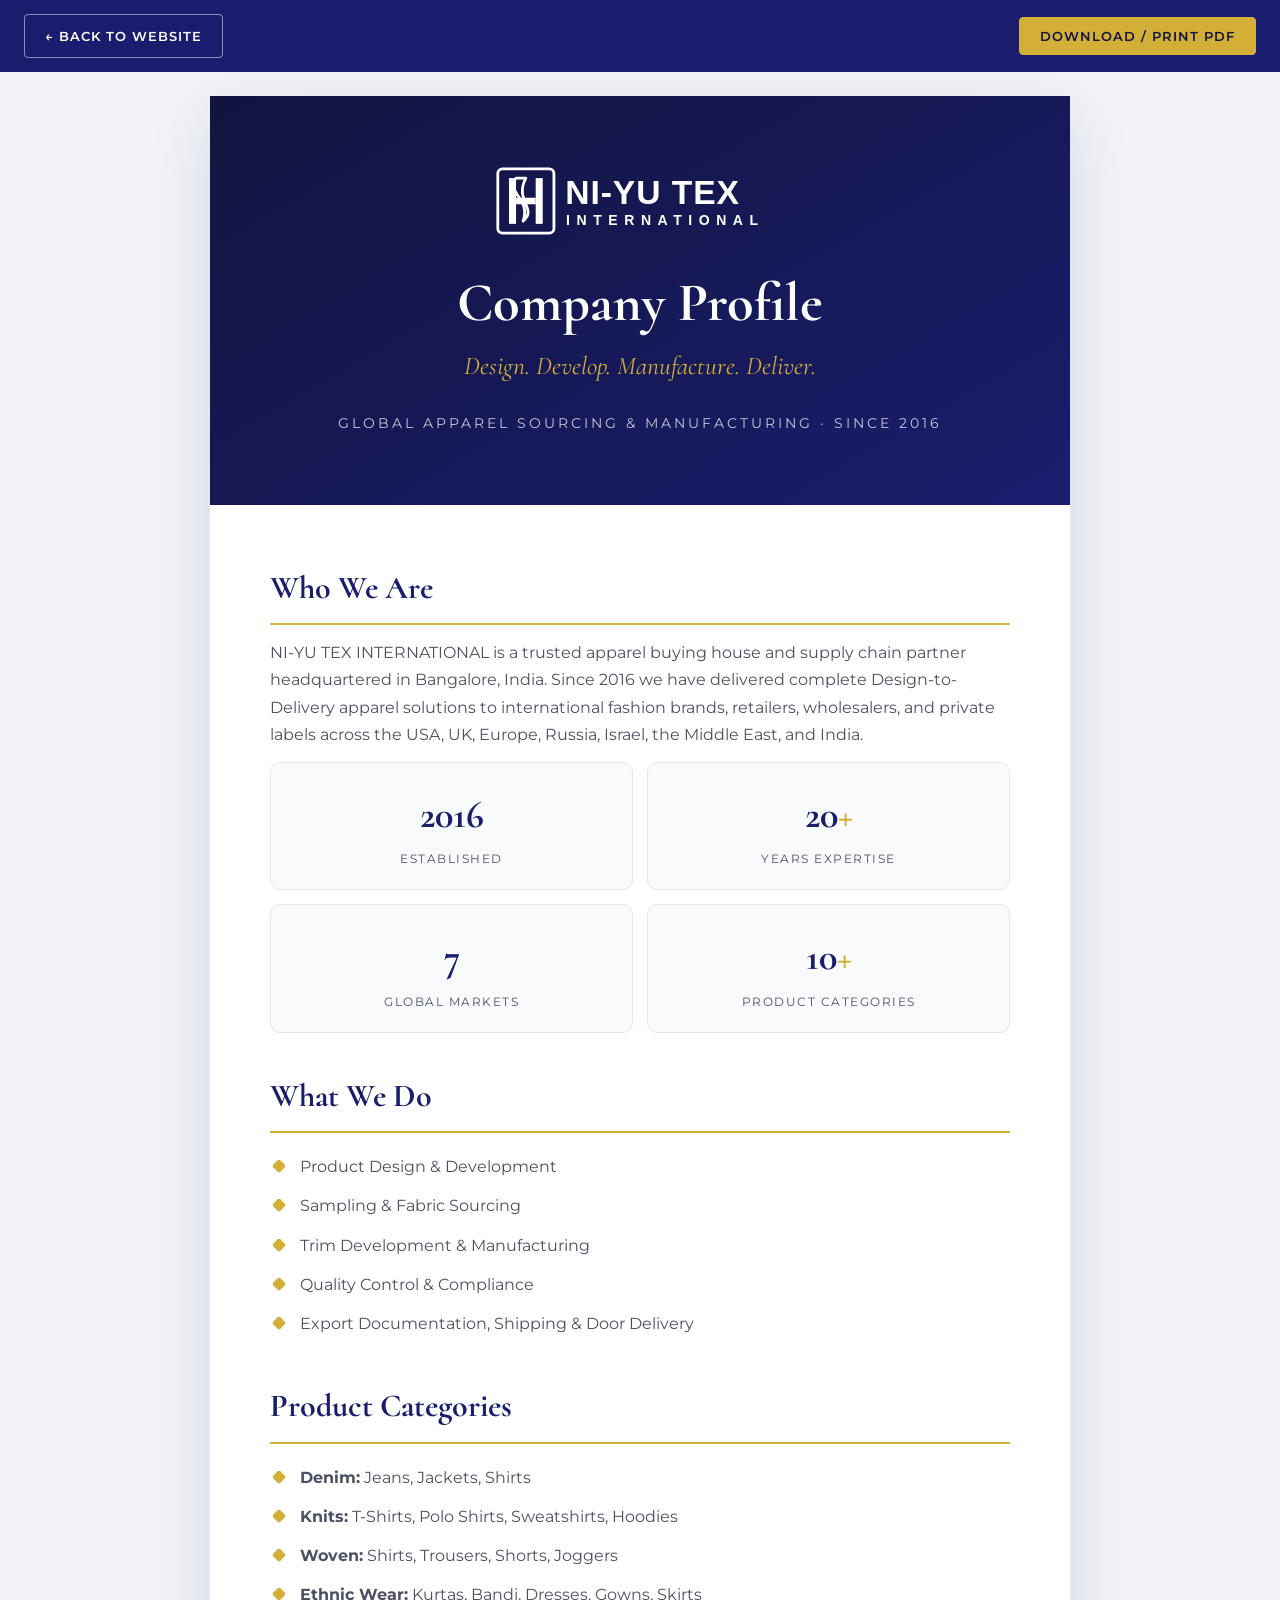
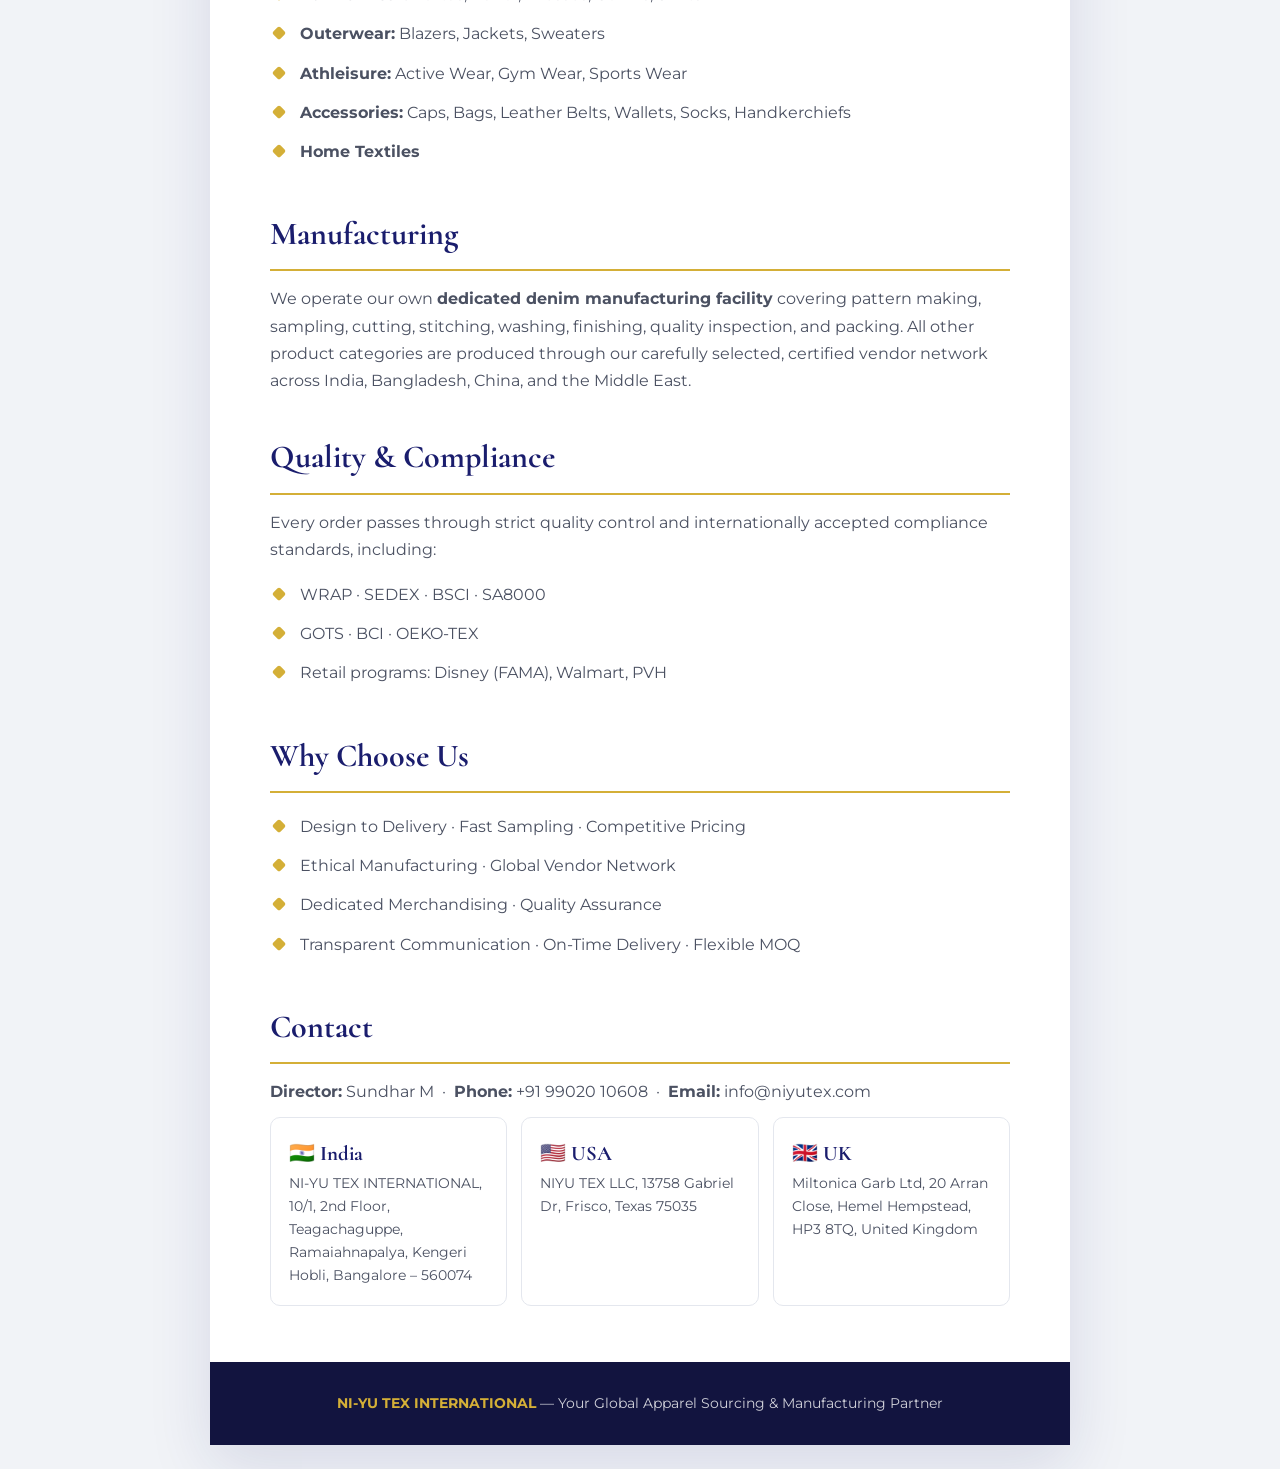
<file: company-profile.html>
<!DOCTYPE html>
<html lang="en">
<head>
  <meta charset="UTF-8" />
  <meta name="viewport" content="width=device-width, initial-scale=1.0" />
  <title>Company Profile — NI-YU TEX INTERNATIONAL</title>
  <meta name="description" content="Company profile of NI-YU TEX INTERNATIONAL — global apparel sourcing and manufacturing partner since 2016." />
  <link rel="icon" type="image/svg+xml" href="assets/favicon.svg" />
  <link rel="preconnect" href="https://fonts.googleapis.com" />
  <link rel="preconnect" href="https://fonts.gstatic.com" crossorigin />
  <link href="https://fonts.googleapis.com/css2?family=Cormorant:ital,wght@0,500;0,600;0,700;1,500&family=Montserrat:wght@300;400;500;600;700&display=swap" rel="stylesheet" />
  <style>
    :root{--royal:#1A1D6D;--royal-deep:#12143f;--gold:#D4AF37;--grey:#4b5162;--line:#e4e7ee;}
    *{margin:0;padding:0;box-sizing:border-box;}
    body{font-family:'Montserrat',sans-serif;color:#0f1120;line-height:1.7;background:#f1f3f7;}
    .toolbar{position:sticky;top:0;background:var(--royal);color:#fff;padding:14px 24px;display:flex;justify-content:space-between;align-items:center;gap:16px;flex-wrap:wrap;z-index:5;}
    .toolbar a,.toolbar button{font-family:inherit;font-size:13px;font-weight:600;letter-spacing:1px;text-transform:uppercase;padding:10px 20px;border-radius:4px;border:1.5px solid rgba(255,255,255,.5);background:transparent;color:#fff;cursor:pointer;text-decoration:none;transition:all .2s;}
    .toolbar .primary{background:var(--gold);color:var(--royal-deep);border-color:var(--gold);}
    .toolbar a:hover,.toolbar button:hover{opacity:.85;}
    .page{max-width:860px;margin:24px auto;background:#fff;box-shadow:0 20px 60px rgba(26,29,109,.12);}
    .cover{background:linear-gradient(150deg,var(--royal-deep),var(--royal));color:#fff;padding:70px 60px;text-align:center;}
    .cover img{height:70px;margin:0 auto 30px;filter:brightness(0) invert(1);}
    .cover h1{font-family:'Cormorant',serif;font-size:3.4rem;font-weight:700;line-height:1.1;}
    .cover .tag{color:var(--gold);font-style:italic;font-family:'Cormorant',serif;font-size:1.6rem;margin-top:10px;}
    .cover .sub{font-size:.85rem;letter-spacing:3px;text-transform:uppercase;margin-top:24px;color:rgba(255,255,255,.75);}
    .body{padding:56px 60px;}
    h2{font-family:'Cormorant',serif;color:var(--royal);font-size:2rem;margin:36px 0 14px;padding-bottom:8px;border-bottom:2px solid var(--gold);}
    h2:first-child{margin-top:0;}
    p{color:var(--grey);margin-bottom:12px;}
    ul{margin:12px 0 12px 4px;list-style:none;}
    li{padding:6px 0 6px 26px;position:relative;color:var(--grey);}
    li::before{content:'';position:absolute;left:0;top:14px;width:10px;height:10px;background:var(--gold);border-radius:2px;transform:rotate(45deg);}
    .grid{display:grid;grid-template-columns:1fr 1fr;gap:14px;margin-top:14px;}
    .stat{background:#f8fafc;border:1px solid var(--line);border-radius:10px;padding:20px;text-align:center;}
    .stat .n{font-family:'Cormorant',serif;font-size:2.4rem;font-weight:700;color:var(--royal);}
    .stat .n span{color:var(--gold);}
    .stat .l{font-size:.78rem;letter-spacing:1.5px;text-transform:uppercase;color:var(--grey);}
    .offices{display:grid;grid-template-columns:1fr 1fr 1fr;gap:14px;}
    .office{border:1px solid var(--line);border-radius:10px;padding:18px;}
    .office h4{font-family:'Cormorant',serif;color:var(--royal);font-size:1.3rem;}
    .office p{font-size:.85rem;margin:0;}
    .foot{background:var(--royal-deep);color:rgba(255,255,255,.8);padding:30px 60px;text-align:center;font-size:.85rem;}
    .foot strong{color:var(--gold);}
    @media print{
      .toolbar{display:none;} body{background:#fff;} .page{box-shadow:none;margin:0;max-width:100%;}
      .cover img{filter:none;}
    }
    @media(max-width:640px){.cover,.body,.foot{padding-left:26px;padding-right:26px;}.grid,.offices{grid-template-columns:1fr;}.cover h1{font-size:2.4rem;}}
  </style>
</head>
<body>
  <div class="toolbar">
    <a href="index.html">← Back to Website</a>
    <button class="primary" onclick="window.print()">Download / Print PDF</button>
  </div>

  <div class="page">
    <div class="cover">
      <img src="assets/logo.svg" alt="NI-YU TEX INTERNATIONAL" />
      <h1>Company Profile</h1>
      <div class="tag">Design. Develop. Manufacture. Deliver.</div>
      <div class="sub">Global Apparel Sourcing &amp; Manufacturing · Since 2016</div>
    </div>

    <div class="body">
      <h2>Who We Are</h2>
      <p>NI-YU TEX INTERNATIONAL is a trusted apparel buying house and supply chain partner headquartered in Bangalore, India. Since 2016 we have delivered complete Design-to-Delivery apparel solutions to international fashion brands, retailers, wholesalers, and private labels across the USA, UK, Europe, Russia, Israel, the Middle East, and India.</p>

      <div class="grid">
        <div class="stat"><div class="n">2016</div><div class="l">Established</div></div>
        <div class="stat"><div class="n">20<span>+</span></div><div class="l">Years Expertise</div></div>
        <div class="stat"><div class="n">7</div><div class="l">Global Markets</div></div>
        <div class="stat"><div class="n">10<span>+</span></div><div class="l">Product Categories</div></div>
      </div>

      <h2>What We Do</h2>
      <ul>
        <li>Product Design &amp; Development</li>
        <li>Sampling &amp; Fabric Sourcing</li>
        <li>Trim Development &amp; Manufacturing</li>
        <li>Quality Control &amp; Compliance</li>
        <li>Export Documentation, Shipping &amp; Door Delivery</li>
      </ul>

      <h2>Product Categories</h2>
      <ul>
        <li><strong>Denim:</strong> Jeans, Jackets, Shirts</li>
        <li><strong>Knits:</strong> T-Shirts, Polo Shirts, Sweatshirts, Hoodies</li>
        <li><strong>Woven:</strong> Shirts, Trousers, Shorts, Joggers</li>
        <li><strong>Ethnic Wear:</strong> Kurtas, Bandi, Dresses, Gowns, Skirts</li>
        <li><strong>Outerwear:</strong> Blazers, Jackets, Sweaters</li>
        <li><strong>Athleisure:</strong> Active Wear, Gym Wear, Sports Wear</li>
        <li><strong>Accessories:</strong> Caps, Bags, Leather Belts, Wallets, Socks, Handkerchiefs</li>
        <li><strong>Home Textiles</strong></li>
      </ul>

      <h2>Manufacturing</h2>
      <p>We operate our own <strong>dedicated denim manufacturing facility</strong> covering pattern making, sampling, cutting, stitching, washing, finishing, quality inspection, and packing. All other product categories are produced through our carefully selected, certified vendor network across India, Bangladesh, China, and the Middle East.</p>

      <h2>Quality &amp; Compliance</h2>
      <p>Every order passes through strict quality control and internationally accepted compliance standards, including:</p>
      <ul>
        <li>WRAP · SEDEX · BSCI · SA8000</li>
        <li>GOTS · BCI · OEKO-TEX</li>
        <li>Retail programs: Disney (FAMA), Walmart, PVH</li>
      </ul>

      <h2>Why Choose Us</h2>
      <ul>
        <li>Design to Delivery · Fast Sampling · Competitive Pricing</li>
        <li>Ethical Manufacturing · Global Vendor Network</li>
        <li>Dedicated Merchandising · Quality Assurance</li>
        <li>Transparent Communication · On-Time Delivery · Flexible MOQ</li>
      </ul>

      <h2>Contact</h2>
      <p><strong>Director:</strong> Sundhar M &nbsp;·&nbsp; <strong>Phone:</strong> +91 99020 10608 &nbsp;·&nbsp; <strong>Email:</strong> info@niyutex.com</p>
      <div class="offices">
        <div class="office"><h4>🇮🇳 India</h4><p>NI-YU TEX INTERNATIONAL, 10/1, 2nd Floor, Teagachaguppe, Ramaiahnapalya, Kengeri Hobli, Bangalore – 560074</p></div>
        <div class="office"><h4>🇺🇸 USA</h4><p>NIYU TEX LLC, 13758 Gabriel Dr, Frisco, Texas 75035</p></div>
        <div class="office"><h4>🇬🇧 UK</h4><p>Miltonica Garb Ltd, 20 Arran Close, Hemel Hempstead, HP3 8TQ, United Kingdom</p></div>
      </div>
    </div>

    <div class="foot"><strong>NI-YU TEX INTERNATIONAL</strong> — Your Global Apparel Sourcing &amp; Manufacturing Partner</div>
  </div>
</body>
</html>
</file>
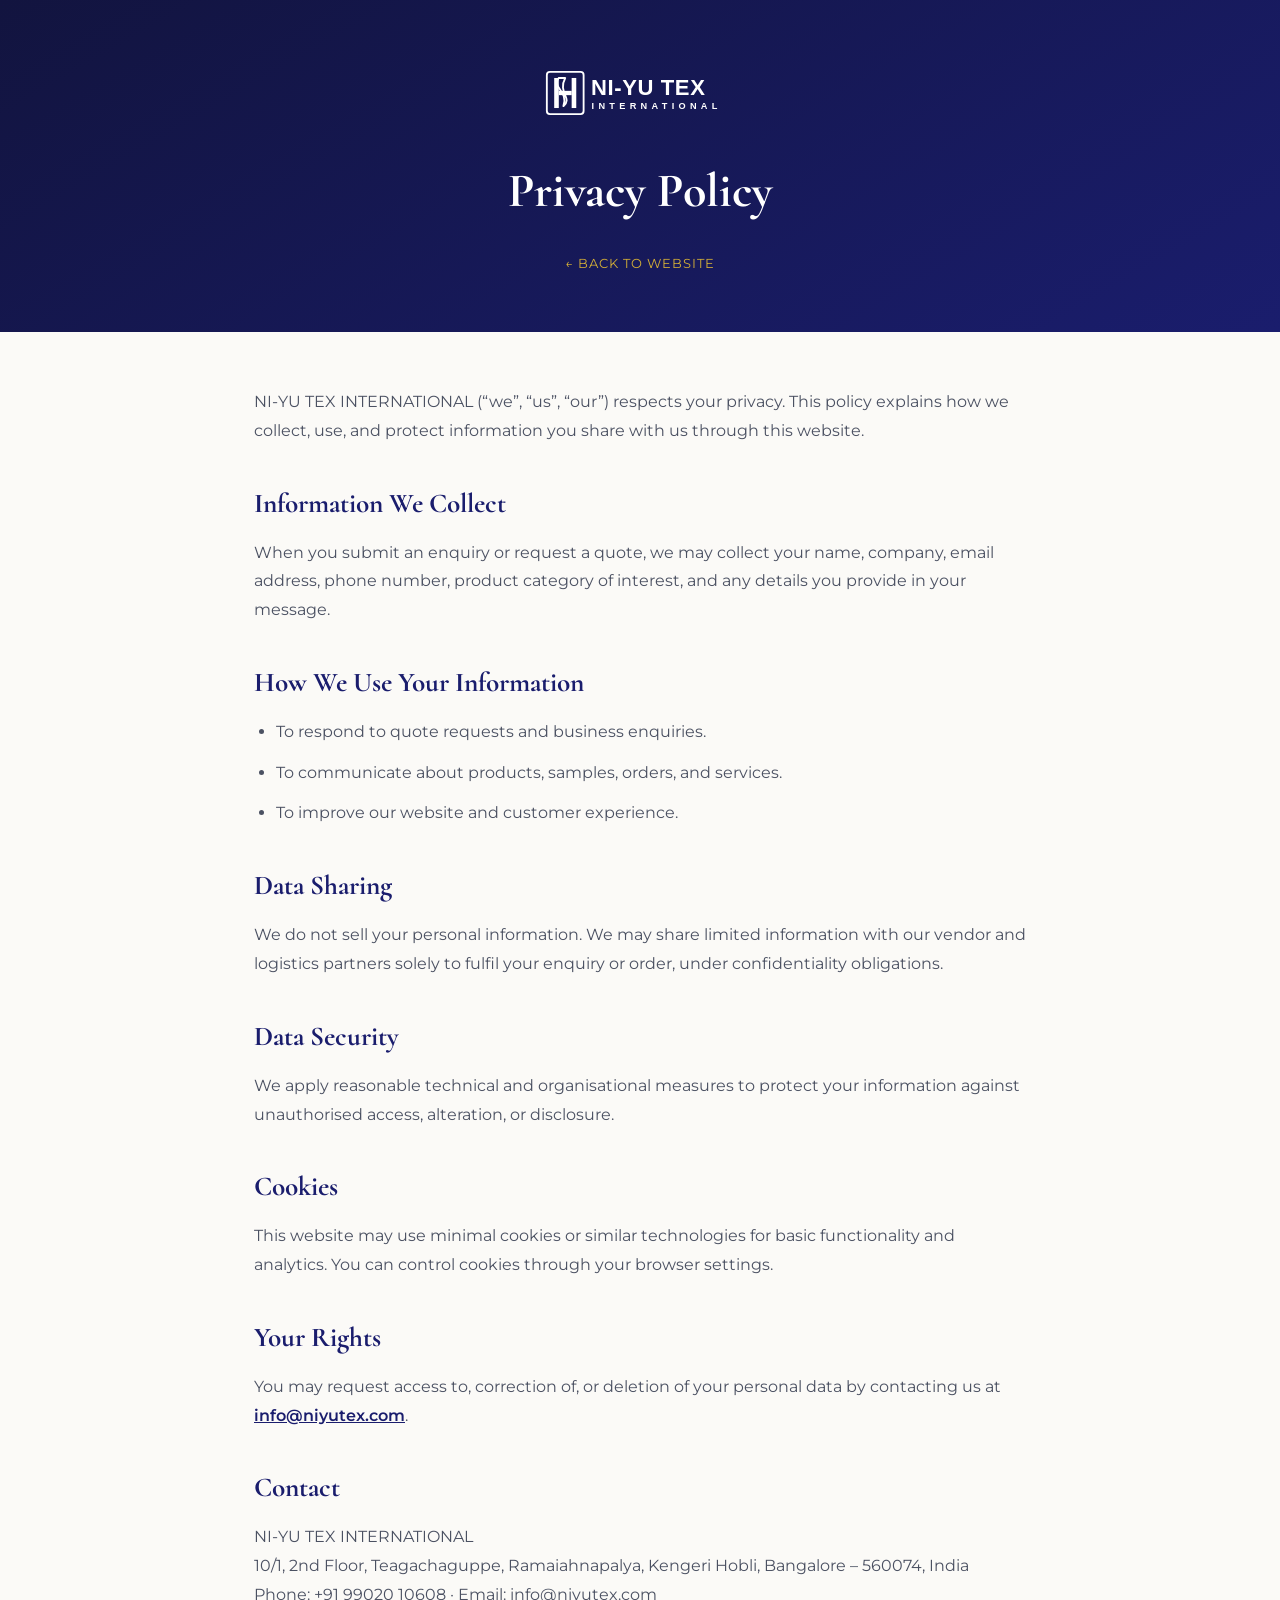
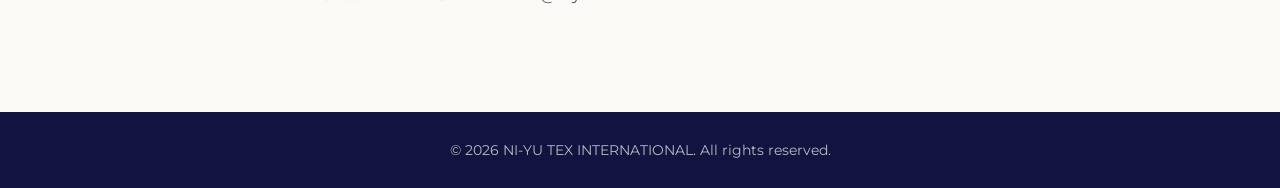
<file: privacy.html>
<!DOCTYPE html>
<html lang="en">
<head>
  <meta charset="UTF-8" />
  <meta name="viewport" content="width=device-width, initial-scale=1.0" />
  <title>Privacy Policy — NI-YU TEX INTERNATIONAL</title>
  <meta name="description" content="Privacy Policy for NI-YU TEX INTERNATIONAL." />
  <link rel="icon" type="image/svg+xml" href="assets/favicon.svg" />
  <link rel="preconnect" href="https://fonts.googleapis.com" />
  <link rel="preconnect" href="https://fonts.gstatic.com" crossorigin />
  <link href="https://fonts.googleapis.com/css2?family=Cormorant:wght@500;600;700&family=Montserrat:wght@300;400;500;600&display=swap" rel="stylesheet" />
  <style>
    :root{--royal:#1A1D6D;--royal-deep:#12143f;--gold:#D4AF37;--grey:#4b5162;}
    *{margin:0;padding:0;box-sizing:border-box;}
    body{font-family:'Montserrat',sans-serif;color:#0f1120;line-height:1.8;background:#fbfaf7;}
    header{background:linear-gradient(150deg,var(--royal-deep),var(--royal));color:#fff;padding:70px 24px 54px;text-align:center;}
    header img{height:46px;margin:0 auto 22px;filter:brightness(0) invert(1);}
    header h1{font-family:'Cormorant',serif;font-size:3rem;font-weight:700;}
    header a{color:var(--gold);font-size:13px;letter-spacing:1px;text-transform:uppercase;text-decoration:none;display:inline-block;margin-top:18px;}
    main{max-width:820px;margin:0 auto;padding:56px 24px 90px;}
    h2{font-family:'Cormorant',serif;color:var(--royal);font-size:1.7rem;margin:34px 0 10px;}
    p,li{color:var(--grey);margin-bottom:12px;}
    ul{margin-left:22px;}
    a.inline{color:var(--royal);font-weight:600;}
    footer{background:var(--royal-deep);color:rgba(255,255,255,.7);text-align:center;padding:26px;font-size:.85rem;}
  </style>
</head>
<body>
  <header>
    <img src="assets/logo.svg" alt="NI-YU TEX INTERNATIONAL" />
    <h1>Privacy Policy</h1>
    <a href="index.html">← Back to Website</a>
  </header>
  <main>
    <p>NI-YU TEX INTERNATIONAL (“we”, “us”, “our”) respects your privacy. This policy explains how we collect, use, and protect information you share with us through this website.</p>

    <h2>Information We Collect</h2>
    <p>When you submit an enquiry or request a quote, we may collect your name, company, email address, phone number, product category of interest, and any details you provide in your message.</p>

    <h2>How We Use Your Information</h2>
    <ul>
      <li>To respond to quote requests and business enquiries.</li>
      <li>To communicate about products, samples, orders, and services.</li>
      <li>To improve our website and customer experience.</li>
    </ul>

    <h2>Data Sharing</h2>
    <p>We do not sell your personal information. We may share limited information with our vendor and logistics partners solely to fulfil your enquiry or order, under confidentiality obligations.</p>

    <h2>Data Security</h2>
    <p>We apply reasonable technical and organisational measures to protect your information against unauthorised access, alteration, or disclosure.</p>

    <h2>Cookies</h2>
    <p>This website may use minimal cookies or similar technologies for basic functionality and analytics. You can control cookies through your browser settings.</p>

    <h2>Your Rights</h2>
    <p>You may request access to, correction of, or deletion of your personal data by contacting us at <a class="inline" href="mailto:info@niyutex.com">info@niyutex.com</a>.</p>

    <h2>Contact</h2>
    <p>NI-YU TEX INTERNATIONAL<br>10/1, 2nd Floor, Teagachaguppe, Ramaiahnapalya, Kengeri Hobli, Bangalore – 560074, India<br>Phone: +91 99020 10608 · Email: info@niyutex.com</p>
  </main>
  <footer>© <span id="y"></span> NI-YU TEX INTERNATIONAL. All rights reserved.</footer>
  <script>document.getElementById('y').textContent=new Date().getFullYear();</script>
</body>
</html>
</file>
<file: css/style.css>
/* ==========================================================================
   NI-YU TEX INTERNATIONAL — Luxury B2B Apparel Sourcing & Manufacturing
   Brand: Royal Blue #1A1D6D · Gold #D4AF37 · White · Light Grey
   Style: Trust & Authority · Type: Cormorant / Montserrat
   ========================================================================== */

:root {
  --royal: #1A1D6D;
  --royal-deep: #12143f;
  --royal-soft: #2a2e94;
  --gold: #D4AF37;
  --gold-soft: #e6c968;
  --gold-deep: #b8952b;
  --white: #ffffff;
  --ivory: #fbfaf7;
  --grey-50: #f8fafc;
  --grey-100: #f1f3f7;
  --grey-200: #e4e7ee;
  --grey-400: #9aa1b1;
  --grey-500: #6b7280;
  --grey-600: #4b5162;
  --ink: #0f1120;
  --shadow-sm: 0 2px 10px rgba(26, 29, 109, 0.06);
  --shadow-md: 0 10px 34px rgba(26, 29, 109, 0.10);
  --shadow-lg: 0 24px 60px rgba(26, 29, 109, 0.16);
  --radius: 14px;
  --maxw: 1240px;
  --ease: cubic-bezier(0.22, 1, 0.36, 1);
}

* { margin: 0; padding: 0; box-sizing: border-box; }

html { scroll-behavior: smooth; scroll-padding-top: 96px; }

body {
  font-family: 'Montserrat', system-ui, -apple-system, sans-serif;
  color: var(--ink);
  background: var(--white);
  line-height: 1.7;
  font-size: 16px;
  -webkit-font-smoothing: antialiased;
  overflow-x: hidden;
}

h1, h2, h3, h4 { font-family: 'Cormorant', Georgia, serif; font-weight: 600; line-height: 1.12; color: var(--royal); letter-spacing: 0.2px; }

a { color: inherit; text-decoration: none; }
img, svg { display: block; max-width: 100%; }
ul { list-style: none; }

.container { width: 100%; max-width: var(--maxw); margin: 0 auto; padding: 0 28px; }

/* ---------- Reusable ---------- */
.eyebrow {
  font-family: 'Montserrat', sans-serif;
  font-size: 12px; font-weight: 600; letter-spacing: 4px; text-transform: uppercase;
  color: var(--gold-deep); display: inline-flex; align-items: center; gap: 12px; margin-bottom: 18px;
}
.eyebrow::before { content: ''; width: 34px; height: 1px; background: var(--gold); }
.eyebrow.center { justify-content: center; }
.eyebrow.center::after { content: ''; width: 34px; height: 1px; background: var(--gold); }

.section { padding: 110px 0; }
.section-head { max-width: 780px; margin: 0 auto 64px; text-align: center; }
.section-head h2 { font-size: clamp(2.2rem, 4.6vw, 3.6rem); }
.section-head p { color: var(--grey-600); margin-top: 18px; font-size: 1.02rem; }

.btn {
  display: inline-flex; align-items: center; justify-content: center; gap: 10px;
  font-family: 'Montserrat', sans-serif; font-weight: 600; font-size: 13px; letter-spacing: 1.5px;
  text-transform: uppercase; padding: 16px 30px; border-radius: 4px; cursor: pointer;
  border: 1.5px solid transparent; transition: all .25s var(--ease); white-space: nowrap;
}
.btn svg { width: 17px; height: 17px; }
.btn-gold { background: var(--gold); color: var(--royal-deep); box-shadow: 0 8px 24px rgba(212,175,55,.32); }
.btn-gold:hover { background: var(--gold-soft); transform: translateY(-2px); box-shadow: 0 14px 34px rgba(212,175,55,.42); }
.btn-royal { background: var(--royal); color: #fff; }
.btn-royal:hover { background: var(--royal-soft); transform: translateY(-2px); box-shadow: var(--shadow-md); }
.btn-outline { background: transparent; color: var(--royal); border-color: var(--royal); }
.btn-outline:hover { background: var(--royal); color: #fff; transform: translateY(-2px); }
.btn-ghost-light { background: transparent; color: #fff; border-color: rgba(255,255,255,.55); }
.btn-ghost-light:hover { background: #fff; color: var(--royal); border-color: #fff; transform: translateY(-2px); }

/* ---------- Reveal animation ---------- */
.reveal { opacity: 0; transform: translateY(38px); transition: opacity .9s var(--ease), transform .9s var(--ease); }
.reveal.in { opacity: 1; transform: none; }
.reveal.d1 { transition-delay: .08s; }
.reveal.d2 { transition-delay: .16s; }
.reveal.d3 { transition-delay: .24s; }
.reveal.d4 { transition-delay: .32s; }

@media (prefers-reduced-motion: reduce) {
  * { animation: none !important; transition: none !important; scroll-behavior: auto !important; }
  .reveal { opacity: 1; transform: none; }
}

/* ==========================================================================
   HEADER / NAV
   ========================================================================== */
.header {
  position: fixed; top: 0; left: 0; right: 0; z-index: 50;
  transition: all .4s var(--ease);
  background: transparent; padding: 18px 0;
}
.header.scrolled { background: rgba(255,255,255,.94); backdrop-filter: blur(14px); box-shadow: var(--shadow-sm); padding: 10px 0; }
.nav { display: flex; align-items: center; justify-content: space-between; gap: 24px; }
.nav-logo img { height: 46px; transition: height .4s var(--ease); }
.header.scrolled .nav-logo img { height: 40px; }
.nav-logo .logo-dark { display: none; }
.header.scrolled .nav-logo .logo-dark { display: block; }
.header.scrolled .nav-logo .logo-light { display: none; }

.nav-menu { display: flex; align-items: center; gap: 30px; }
.nav-menu a {
  font-size: 12.5px; font-weight: 600; letter-spacing: 1px; text-transform: uppercase;
  color: rgba(255,255,255,.92); position: relative; padding: 6px 0; transition: color .2s;
}
.header.scrolled .nav-menu a { color: var(--royal); }
.nav-menu a::after { content: ''; position: absolute; left: 0; bottom: 0; width: 0; height: 2px; background: var(--gold); transition: width .3s var(--ease); }
.nav-menu a:hover::after { width: 100%; }
.nav-menu a:hover { color: var(--gold); }
.header.scrolled .nav-menu a:hover { color: var(--gold-deep); }

.nav-cta { display: flex; align-items: center; gap: 14px; }
.nav-cta .btn { padding: 12px 22px; }

.burger { display: none; flex-direction: column; gap: 5px; background: none; border: none; cursor: pointer; padding: 8px; z-index: 60; }
.burger span { width: 26px; height: 2px; background: #fff; transition: all .3s var(--ease); }
.header.scrolled .burger span, .menu-open .burger span { background: var(--royal); }
.menu-open .burger span:nth-child(1) { transform: translateY(7px) rotate(45deg); }
.menu-open .burger span:nth-child(2) { opacity: 0; }
.menu-open .burger span:nth-child(3) { transform: translateY(-7px) rotate(-45deg); }

/* ==========================================================================
   HERO
   ========================================================================== */
.hero {
  position: relative; min-height: 100vh; display: flex; align-items: center;
  background:
    radial-gradient(circle at 78% 18%, rgba(212,175,55,.16), transparent 42%),
    linear-gradient(135deg, var(--royal-deep) 0%, var(--royal) 52%, #1f2384 100%);
  overflow: hidden; color: #fff; padding: 140px 0 90px;
}
.hero-weave { position: absolute; inset: 0; opacity: .5; pointer-events: none; }
.hero-glow { position: absolute; width: 620px; height: 620px; border-radius: 50%; filter: blur(90px);
  background: radial-gradient(circle, rgba(212,175,55,.22), transparent 70%); top: -180px; right: -140px; pointer-events: none; }
.hero .container { position: relative; z-index: 2; }
.hero-grid { display: grid; grid-template-columns: 1.15fr .85fr; gap: 60px; align-items: center; }
.hero-eyebrow { color: var(--gold-soft); }
.hero-eyebrow::before { background: var(--gold); }
.hero h1 {
  color: #fff; font-size: clamp(2.9rem, 6.4vw, 5.4rem); font-weight: 600; letter-spacing: -0.5px; line-height: 1.04;
}
.hero h1 .g { color: var(--gold); font-style: italic; }
.hero .sub { font-family: 'Cormorant', serif; font-size: clamp(1.4rem, 2.6vw, 2rem); color: var(--gold-soft); margin-top: 20px; font-weight: 500; font-style: italic; }
.hero .desc { color: rgba(255,255,255,.82); font-size: 1.05rem; margin-top: 26px; max-width: 620px; line-height: 1.85; }
.hero-actions { display: flex; flex-wrap: wrap; gap: 16px; margin-top: 40px; }
.hero-stats { display: flex; gap: 44px; margin-top: 56px; flex-wrap: wrap; }
.hero-stat .n { font-family: 'Cormorant', serif; font-size: 2.8rem; font-weight: 700; color: var(--gold); line-height: 1; }
.hero-stat .l { font-size: 12px; letter-spacing: 1.5px; text-transform: uppercase; color: rgba(255,255,255,.72); margin-top: 8px; }

/* Hero visual card stack */
.hero-visual { position: relative; height: 520px; }
.hv-card {
  position: absolute; border-radius: 16px; overflow: hidden; box-shadow: var(--shadow-lg);
  border: 1px solid rgba(255,255,255,.12);
}
.hv-card svg { width: 100%; height: 100%; }
.hv-1 { width: 66%; height: 74%; top: 0; right: 0; }
.hv-2 { width: 52%; height: 46%; bottom: 0; left: 0; }
.hv-badge {
  position: absolute; bottom: 24px; right: -10px; background: #fff; color: var(--royal); border-radius: 12px;
  padding: 18px 22px; box-shadow: var(--shadow-lg); display: flex; align-items: center; gap: 14px; z-index: 3;
  animation: floaty 5s ease-in-out infinite;
}
.hv-badge .ico { width: 42px; height: 42px; background: var(--royal); border-radius: 10px; display: grid; place-items: center; color: var(--gold); }
.hv-badge .ico svg { width: 22px; height: 22px; }
.hv-badge .t { font-family: 'Cormorant', serif; font-size: 1.5rem; font-weight: 700; line-height: 1; }
.hv-badge .s { font-size: 11px; letter-spacing: 1px; text-transform: uppercase; color: var(--grey-500); }
@keyframes floaty { 0%,100% { transform: translateY(0); } 50% { transform: translateY(-12px); } }

.scroll-hint { position: absolute; bottom: 28px; left: 50%; transform: translateX(-50%); z-index: 3; color: rgba(255,255,255,.6);
  font-size: 11px; letter-spacing: 2px; text-transform: uppercase; display: flex; flex-direction: column; align-items: center; gap: 8px; }
.scroll-hint .mouse { width: 22px; height: 36px; border: 1.5px solid rgba(255,255,255,.5); border-radius: 12px; position: relative; }
.scroll-hint .mouse::after { content: ''; position: absolute; top: 7px; left: 50%; transform: translateX(-50%); width: 3px; height: 7px; background: var(--gold); border-radius: 2px; animation: wheel 1.8s ease-in-out infinite; }
@keyframes wheel { 0% { opacity: 0; top: 6px; } 40% { opacity: 1; } 80% { opacity: 0; top: 16px; } }

/* Trusted strip */
.trusted { background: var(--white); border-bottom: 1px solid var(--grey-200); padding: 30px 0; }
.trusted-inner { display: flex; align-items: center; justify-content: center; gap: 44px; flex-wrap: wrap; }
.trusted-inner .lbl { font-size: 11px; letter-spacing: 2px; text-transform: uppercase; color: var(--grey-400); }
.trusted-inner .item { font-family: 'Cormorant', serif; font-size: 1.5rem; font-weight: 700; color: var(--royal); opacity: .82; }
.trusted-inner .item span { color: var(--gold-deep); }

/* ==========================================================================
   ABOUT
   ========================================================================== */
.about { background: var(--ivory); }
.about-grid { display: grid; grid-template-columns: 1fr 1fr; gap: 70px; align-items: center; }
.about h2 { font-size: clamp(2.1rem, 4.4vw, 3.4rem); }
.about .lead { color: var(--grey-600); margin-top: 22px; font-size: 1.05rem; }
.about .lead + .lead { margin-top: 16px; }
.about-highlights { display: grid; grid-template-columns: 1fr 1fr; gap: 14px; margin-top: 34px; }
.about-highlights li { display: flex; align-items: center; gap: 12px; font-size: .95rem; font-weight: 500; color: var(--ink); }
.about-highlights svg { width: 20px; height: 20px; color: var(--gold-deep); flex-shrink: 0; }
.about-visual { position: relative; }
.about-frame { border-radius: 18px; overflow: hidden; box-shadow: var(--shadow-lg); border: 1px solid var(--grey-200); }
.about-frame svg { width: 100%; height: 100%; display: block; }
.about-stat-card {
  position: absolute; left: -26px; bottom: -26px; background: var(--royal); color: #fff; padding: 26px 30px; border-radius: 14px; box-shadow: var(--shadow-lg);
}
.about-stat-card .n { font-family: 'Cormorant', serif; font-size: 3rem; font-weight: 700; color: var(--gold); line-height: 1; }
.about-stat-card .l { font-size: 12px; letter-spacing: 1.5px; text-transform: uppercase; margin-top: 6px; color: rgba(255,255,255,.8); }

/* ==========================================================================
   WHAT WE DO
   ========================================================================== */
.services { background: #fff; }
.services-grid { display: grid; grid-template-columns: repeat(5, 1fr); gap: 18px; }
.service-card {
  background: var(--white); border: 1px solid var(--grey-200); border-radius: var(--radius); padding: 30px 22px;
  transition: all .3s var(--ease); position: relative; overflow: hidden;
}
.service-card::before { content: ''; position: absolute; top: 0; left: 0; width: 100%; height: 3px; background: var(--gold); transform: scaleX(0); transform-origin: left; transition: transform .35s var(--ease); }
.service-card:hover { transform: translateY(-6px); box-shadow: var(--shadow-md); border-color: transparent; }
.service-card:hover::before { transform: scaleX(1); }
.service-ico { width: 52px; height: 52px; border-radius: 12px; background: linear-gradient(135deg, var(--royal), var(--royal-soft)); display: grid; place-items: center; color: var(--gold); margin-bottom: 18px; transition: transform .3s var(--ease); }
.service-card:hover .service-ico { transform: rotate(-6deg) scale(1.06); }
.service-ico svg { width: 26px; height: 26px; }
.service-card h3 { font-size: 1.35rem; }
.service-card p { color: var(--grey-500); font-size: .86rem; margin-top: 8px; line-height: 1.6; }

/* ==========================================================================
   PRODUCT CATEGORIES
   ========================================================================== */
.products { background: var(--grey-50); }
.products-grid { display: grid; grid-template-columns: repeat(4, 1fr); gap: 20px; }
.product-card {
  position: relative; border-radius: var(--radius); overflow: hidden; min-height: 300px;
  display: flex; flex-direction: column; justify-content: flex-end; cursor: pointer;
  box-shadow: var(--shadow-sm); transition: transform .4s var(--ease), box-shadow .4s var(--ease);
}
.product-card:hover { transform: translateY(-6px); box-shadow: var(--shadow-lg); }
.product-card .art { position: absolute; inset: 0; z-index: 0; }
.product-card .art svg { width: 100%; height: 100%; object-fit: cover; }
.product-card .scrim { position: absolute; inset: 0; z-index: 1; background: linear-gradient(180deg, rgba(18,20,63,0) 30%, rgba(18,20,63,.42) 55%, rgba(18,20,63,.9) 100%); transition: background .4s; }
.product-card:hover .scrim { background: linear-gradient(180deg, rgba(18,20,63,.15) 10%, rgba(18,20,63,.55) 45%, rgba(18,20,63,.95) 100%); }
.product-card .body { position: relative; z-index: 2; padding: 26px 24px; color: #fff; }
.product-card h3 { color: #fff; font-size: 1.7rem; }
.product-card .line { width: 34px; height: 2px; background: var(--gold); margin: 12px 0; transition: width .35s var(--ease); }
.product-card:hover .line { width: 60px; }
.product-card .tags { display: flex; flex-wrap: wrap; gap: 8px; max-height: 0; opacity: 0; overflow: hidden; transition: all .4s var(--ease); }
.product-card:hover .tags { max-height: 120px; opacity: 1; margin-top: 6px; }
.product-card .tags span { font-size: 11px; letter-spacing: .5px; padding: 4px 11px; border: 1px solid rgba(255,255,255,.4); border-radius: 40px; background: rgba(255,255,255,.08); }

/* ==========================================================================
   MANUFACTURING
   ========================================================================== */
.mfg { background: #fff; }
.mfg-grid { display: grid; grid-template-columns: .9fr 1.1fr; gap: 60px; align-items: center; }
.mfg-visual { border-radius: 18px; overflow: hidden; box-shadow: var(--shadow-lg); border: 1px solid var(--grey-200); }
.mfg-visual svg { width: 100%; height: 100%; }
.mfg h2 { font-size: clamp(2.1rem, 4.4vw, 3.4rem); }
.mfg .badge-own { display: inline-flex; align-items: center; gap: 10px; background: rgba(212,175,55,.14); color: var(--gold-deep); font-size: 12px; font-weight: 700; letter-spacing: 1.5px; text-transform: uppercase; padding: 8px 16px; border-radius: 40px; margin-top: 20px; }
.mfg .lead { color: var(--grey-600); margin-top: 20px; }
.mfg-steps { display: grid; grid-template-columns: repeat(4, 1fr); gap: 12px; margin-top: 30px; }
.mfg-step { background: var(--grey-50); border: 1px solid var(--grey-200); border-radius: 10px; padding: 16px 14px; text-align: center; transition: all .3s var(--ease); }
.mfg-step:hover { background: var(--royal); color: #fff; transform: translateY(-4px); }
.mfg-step .num { font-family: 'Cormorant', serif; font-size: 1.4rem; font-weight: 700; color: var(--gold-deep); }
.mfg-step:hover .num { color: var(--gold); }
.mfg-step .t { font-size: .82rem; font-weight: 600; margin-top: 4px; }
.mfg-note { margin-top: 26px; padding: 20px 24px; border-left: 3px solid var(--gold); background: var(--grey-50); border-radius: 0 10px 10px 0; color: var(--grey-600); font-size: .95rem; }

/* ==========================================================================
   QUALITY & COMPLIANCE (dark)
   ========================================================================== */
.compliance { background: linear-gradient(160deg, var(--royal-deep), var(--royal) 70%); color: #fff; position: relative; overflow: hidden; }
.compliance .hero-weave { opacity: .35; }
.compliance .container { position: relative; z-index: 2; }
.compliance .section-head h2 { color: #fff; }
.compliance .section-head p { color: rgba(255,255,255,.8); }
.compliance .eyebrow { color: var(--gold-soft); }
.certs-grid { display: grid; grid-template-columns: repeat(5, 1fr); gap: 16px; }
.cert-card {
  background: rgba(255,255,255,.05); border: 1px solid rgba(255,255,255,.12); border-radius: 12px;
  padding: 26px 16px; text-align: center; transition: all .3s var(--ease); backdrop-filter: blur(4px);
}
.cert-card:hover { background: rgba(255,255,255,.1); border-color: var(--gold); transform: translateY(-5px); }
.cert-card .badge { width: 56px; height: 56px; margin: 0 auto 12px; border-radius: 50%; background: rgba(212,175,55,.16); display: grid; place-items: center; color: var(--gold); transition: all .3s var(--ease); }
.cert-card:hover .badge { background: var(--gold); color: var(--royal-deep); transform: scale(1.08); }
.cert-card .badge svg { width: 26px; height: 26px; }
.cert-card .name { font-family: 'Cormorant', serif; font-size: 1.5rem; font-weight: 700; letter-spacing: .5px; }
.cert-card .desc { font-size: 11px; letter-spacing: 1px; text-transform: uppercase; color: rgba(255,255,255,.55); margin-top: 4px; }

/* ==========================================================================
   GLOBAL PRESENCE
   ========================================================================== */
.global { background: var(--ivory); }
.global-grid { display: grid; grid-template-columns: 1.35fr .65fr; gap: 56px; align-items: center; }
.map-wrap { position: relative; }
.map-wrap svg { width: 100%; height: auto; }
.map-land { fill: #dfe3ee; transition: fill .3s; }
.map-pin { cursor: pointer; }
.map-pin .dot { fill: var(--royal); transition: all .3s var(--ease); transform-box: fill-box; transform-origin: center; }
.map-pin .ring { fill: none; stroke: var(--gold); stroke-width: 2; opacity: 0; transform-box: fill-box; transform-origin: center; }
.map-pin:hover .dot, .map-pin.active .dot { fill: var(--gold); r: 9; }
.map-pin .pulse { fill: var(--gold); opacity: .55; transform-box: fill-box; transform-origin: center; animation: pulse 2.4s ease-out infinite; }
@keyframes pulse { 0% { transform: scale(1); opacity: .55; } 70% { transform: scale(3.6); opacity: 0; } 100% { opacity: 0; } }
.global-list { display: flex; flex-direction: column; gap: 6px; }
.region-item {
  display: flex; align-items: center; gap: 16px; padding: 14px 18px; border-radius: 10px; cursor: pointer;
  border: 1px solid transparent; transition: all .25s var(--ease);
}
.region-item:hover, .region-item.active { background: #fff; border-color: var(--grey-200); box-shadow: var(--shadow-sm); transform: translateX(6px); }
.region-item .flag { font-size: 1.6rem; line-height: 1; }
.region-item .rt { font-weight: 600; font-size: .98rem; color: var(--royal); }
.region-item .rs { font-size: .78rem; color: var(--grey-500); }

/* ==========================================================================
   WHY CHOOSE US
   ========================================================================== */
.why { background: #fff; }
.why-grid { display: grid; grid-template-columns: repeat(5, 1fr); gap: 16px; }
.why-card { border: 1px solid var(--grey-200); border-radius: 12px; padding: 26px 20px; transition: all .3s var(--ease); background: #fff; }
.why-card:hover { border-color: var(--gold); box-shadow: var(--shadow-md); transform: translateY(-5px); background: var(--ivory); }
.why-card .chk { width: 40px; height: 40px; border-radius: 50%; background: rgba(26,29,109,.08); display: grid; place-items: center; color: var(--royal); margin-bottom: 14px; transition: all .3s var(--ease); }
.why-card:hover .chk { background: var(--gold); color: var(--royal-deep); }
.why-card .chk svg { width: 20px; height: 20px; }
.why-card h3 { font-size: 1.28rem; }

/* ==========================================================================
   PROCESS TIMELINE
   ========================================================================== */
.process { background: linear-gradient(180deg, var(--grey-50), #fff); }
.timeline { position: relative; overflow-x: auto; padding: 20px 0 14px; -webkit-overflow-scrolling: touch; }
.timeline-track { display: flex; gap: 0; min-width: max-content; position: relative; padding: 0 6px; }
.tl-step { position: relative; min-width: 180px; padding: 0 14px; text-align: center; }
.tl-line { position: absolute; top: 34px; left: 0; right: 0; height: 2px; background: linear-gradient(90deg, var(--grey-200), var(--gold), var(--grey-200)); z-index: 0; }
.tl-node { position: relative; z-index: 1; width: 70px; height: 70px; margin: 0 auto 18px; border-radius: 50%; background: #fff; border: 2px solid var(--grey-200); display: grid; place-items: center; color: var(--royal); font-family: 'Cormorant', serif; font-size: 1.7rem; font-weight: 700; transition: all .35s var(--ease); }
.tl-step:hover .tl-node { background: var(--royal); color: var(--gold); border-color: var(--royal); transform: scale(1.08); box-shadow: var(--shadow-md); }
.tl-step h4 { font-size: 1.28rem; color: var(--royal); }
.tl-step p { font-size: .8rem; color: var(--grey-500); margin-top: 4px; }

/* ==========================================================================
   TESTIMONIALS
   ========================================================================== */
.testimonials { background: var(--ivory); }
.tcarousel { position: relative; max-width: 900px; margin: 0 auto; }
.tslides { position: relative; min-height: 300px; }
.tslide {
  position: absolute; inset: 0; opacity: 0; visibility: hidden; transform: translateY(20px);
  transition: all .6s var(--ease); background: #fff; border-radius: 18px; padding: 54px 56px; box-shadow: var(--shadow-md); border: 1px solid var(--grey-200);
}
.tslide.active { opacity: 1; visibility: visible; transform: none; position: relative; }
.tslide .quote-mark { font-family: 'Cormorant', serif; font-size: 5rem; color: var(--gold); line-height: .6; height: 40px; }
.tslide .quote { font-family: 'Cormorant', serif; font-size: 1.6rem; font-style: italic; color: var(--ink); line-height: 1.5; }
.tslide .stars { color: var(--gold); margin-top: 20px; letter-spacing: 3px; }
.tslide .who { display: flex; align-items: center; gap: 16px; margin-top: 24px; }
.tslide .who .av { width: 54px; height: 54px; border-radius: 50%; background: linear-gradient(135deg, var(--royal), var(--royal-soft)); color: var(--gold); display: grid; place-items: center; font-family: 'Cormorant', serif; font-size: 1.5rem; font-weight: 700; }
.tslide .who .nm { font-weight: 700; color: var(--royal); }
.tslide .who .rl { font-size: .82rem; color: var(--grey-500); }
.tcontrols { display: flex; align-items: center; justify-content: center; gap: 20px; margin-top: 34px; }
.tbtn { width: 48px; height: 48px; border-radius: 50%; border: 1.5px solid var(--grey-200); background: #fff; color: var(--royal); cursor: pointer; display: grid; place-items: center; transition: all .25s var(--ease); }
.tbtn:hover { background: var(--royal); color: #fff; border-color: var(--royal); }
.tdots { display: flex; gap: 10px; }
.tdot { width: 10px; height: 10px; border-radius: 50%; background: var(--grey-200); cursor: pointer; transition: all .25s; border: none; padding: 0; }
.tdot.active { background: var(--gold); width: 30px; border-radius: 6px; }

/* ==========================================================================
   CONTACT
   ========================================================================== */
.contact { background: #fff; }
.contact-grid { display: grid; grid-template-columns: 1fr 1fr; gap: 56px; align-items: start; }
.contact-info h2 { font-size: clamp(2rem, 4vw, 3rem); }
.director-card { display: flex; align-items: center; gap: 18px; background: var(--royal); color: #fff; padding: 22px 26px; border-radius: 14px; margin: 28px 0; }
.director-card .av { width: 60px; height: 60px; border-radius: 50%; background: var(--gold); color: var(--royal-deep); display: grid; place-items: center; font-family: 'Cormorant', serif; font-size: 1.7rem; font-weight: 700; flex-shrink: 0; }
.director-card .rl { font-size: 11px; letter-spacing: 2px; text-transform: uppercase; color: var(--gold-soft); }
.director-card .nm { font-family: 'Cormorant', serif; font-size: 1.7rem; font-weight: 700; }
.offices { display: grid; grid-template-columns: repeat(3, 1fr); gap: 14px; margin-top: 24px; }
.office { border: 1px solid var(--grey-200); border-radius: 12px; padding: 20px; transition: all .3s var(--ease); }
.office:hover { border-color: var(--gold); box-shadow: var(--shadow-sm); }
.office .flag { font-size: 1.5rem; }
.office h4 { font-size: 1.15rem; color: var(--royal); margin: 8px 0 6px; }
.office p { font-size: .82rem; color: var(--grey-500); line-height: 1.55; }
.contact-actions { display: flex; flex-wrap: wrap; gap: 12px; margin-top: 26px; }
.contact-actions a { font-size: 12px; }
.wa { background: #25D366; color: #fff; border-color: #25D366; }
.wa:hover { background: #1eb455; border-color: #1eb455; }

.contact-form { background: var(--ivory); border: 1px solid var(--grey-200); border-radius: 18px; padding: 40px; box-shadow: var(--shadow-sm); }
.contact-form h3 { font-size: 1.9rem; }
.contact-form .fsub { color: var(--grey-500); font-size: .9rem; margin-top: 6px; margin-bottom: 24px; }
.field { margin-bottom: 18px; }
.field label { display: block; font-size: 12px; font-weight: 600; letter-spacing: .5px; text-transform: uppercase; color: var(--royal); margin-bottom: 7px; }
.field input, .field select, .field textarea {
  width: 100%; padding: 13px 15px; border: 1.5px solid var(--grey-200); border-radius: 8px; font-family: inherit; font-size: .95rem; color: var(--ink); background: #fff; transition: border-color .2s, box-shadow .2s;
}
.field input:focus, .field select:focus, .field textarea:focus { outline: none; border-color: var(--royal); box-shadow: 0 0 0 3px rgba(26,29,109,.1); }
.field textarea { resize: vertical; min-height: 110px; }
.field-row { display: grid; grid-template-columns: 1fr 1fr; gap: 14px; }
.form-note { font-size: .78rem; color: var(--grey-400); margin-top: 4px; }
.form-success { display: none; background: rgba(37,211,102,.12); border: 1px solid #25D366; color: #12854a; padding: 14px 16px; border-radius: 8px; font-size: .9rem; margin-bottom: 18px; }
.form-success.show { display: block; }

.map-embed { margin-top: 30px; border-radius: 14px; overflow: hidden; border: 1px solid var(--grey-200); box-shadow: var(--shadow-sm); }
.map-embed iframe { width: 100%; height: 260px; border: 0; display: block; filter: grayscale(.2); }

/* ==========================================================================
   FOOTER
   ========================================================================== */
.footer { background: var(--royal-deep); color: rgba(255,255,255,.72); padding: 74px 0 0; }
.footer-top { display: grid; grid-template-columns: 1.6fr 1fr 1fr 1fr; gap: 40px; padding-bottom: 50px; border-bottom: 1px solid rgba(255,255,255,.1); }
.footer-brand img { height: 52px; margin-bottom: 20px; }
.footer-brand p { font-size: .9rem; line-height: 1.75; max-width: 340px; }
.footer-social { display: flex; gap: 12px; margin-top: 22px; }
.footer-social a { width: 40px; height: 40px; border-radius: 50%; border: 1px solid rgba(255,255,255,.2); display: grid; place-items: center; color: #fff; transition: all .25s var(--ease); }
.footer-social a:hover { background: var(--gold); border-color: var(--gold); color: var(--royal-deep); transform: translateY(-3px); }
.footer-social svg { width: 18px; height: 18px; }
.footer-col h5 { color: #fff; font-family: 'Montserrat', sans-serif; font-size: 12px; font-weight: 700; letter-spacing: 2px; text-transform: uppercase; margin-bottom: 20px; }
.footer-col a { display: block; font-size: .9rem; padding: 6px 0; transition: color .2s, padding-left .2s; }
.footer-col a:hover { color: var(--gold); padding-left: 6px; }
.footer-bottom { display: flex; align-items: center; justify-content: space-between; gap: 16px; flex-wrap: wrap; padding: 24px 0; font-size: .82rem; }
.footer-bottom a:hover { color: var(--gold); }

/* WhatsApp float */
.wa-float { position: fixed; bottom: 26px; right: 26px; width: 58px; height: 58px; border-radius: 50%; background: #25D366; color: #fff; display: grid; place-items: center; z-index: 45; box-shadow: 0 10px 30px rgba(37,211,102,.45); transition: transform .25s var(--ease); }
.wa-float:hover { transform: scale(1.1); }
.wa-float svg { width: 30px; height: 30px; }

/* Back to top */
.totop { position: fixed; bottom: 26px; left: 26px; width: 48px; height: 48px; border-radius: 50%; background: var(--royal); color: #fff; display: grid; place-items: center; z-index: 45; box-shadow: var(--shadow-md); cursor: pointer; opacity: 0; visibility: hidden; transform: translateY(14px); transition: all .3s var(--ease); border: none; }
.totop.show { opacity: 1; visibility: visible; transform: none; }
.totop:hover { background: var(--gold); color: var(--royal-deep); }

/* ==========================================================================
   RESPONSIVE
   ========================================================================== */
@media (max-width: 1100px) {
  .services-grid, .why-grid, .certs-grid { grid-template-columns: repeat(3, 1fr); }
  .products-grid { grid-template-columns: repeat(3, 1fr); }
  .mfg-steps { grid-template-columns: repeat(2, 1fr); }
}
@media (max-width: 900px) {
  .nav-menu, .nav-cta .btn-outline { display: none; }
  .burger { display: flex; }
  .nav-menu {
    position: fixed; inset: 0; background: #fff; flex-direction: column; justify-content: center; gap: 28px;
    transform: translateX(100%); transition: transform .4s var(--ease); z-index: 55;
  }
  .menu-open .nav-menu { display: flex; transform: none; }
  .menu-open .nav-menu a { color: var(--royal); font-size: 1.1rem; }
  .hero-grid, .about-grid, .mfg-grid, .global-grid, .contact-grid { grid-template-columns: 1fr; gap: 44px; }
  .hero-visual { height: 380px; margin-top: 10px; }
  .about-visual { max-width: 520px; }
  .offices { grid-template-columns: 1fr; }
  .products-grid { grid-template-columns: repeat(2, 1fr); }
  .section { padding: 76px 0; }
}
@media (max-width: 620px) {
  .container { padding: 0 20px; }
  .services-grid, .why-grid, .certs-grid, .products-grid, .field-row, .about-highlights, .mfg-steps { grid-template-columns: 1fr; }
  .hero-stats { gap: 28px; }
  .hero-actions .btn { flex: 1; }
  .tslide { padding: 36px 26px; }
  .tslide .quote { font-size: 1.3rem; }
  .footer-top { grid-template-columns: 1fr; gap: 32px; }
  .about-stat-card { left: 0; }
  .contact-form { padding: 28px 22px; }
  .certs-grid { grid-template-columns: repeat(2, 1fr); }
}
</file>
